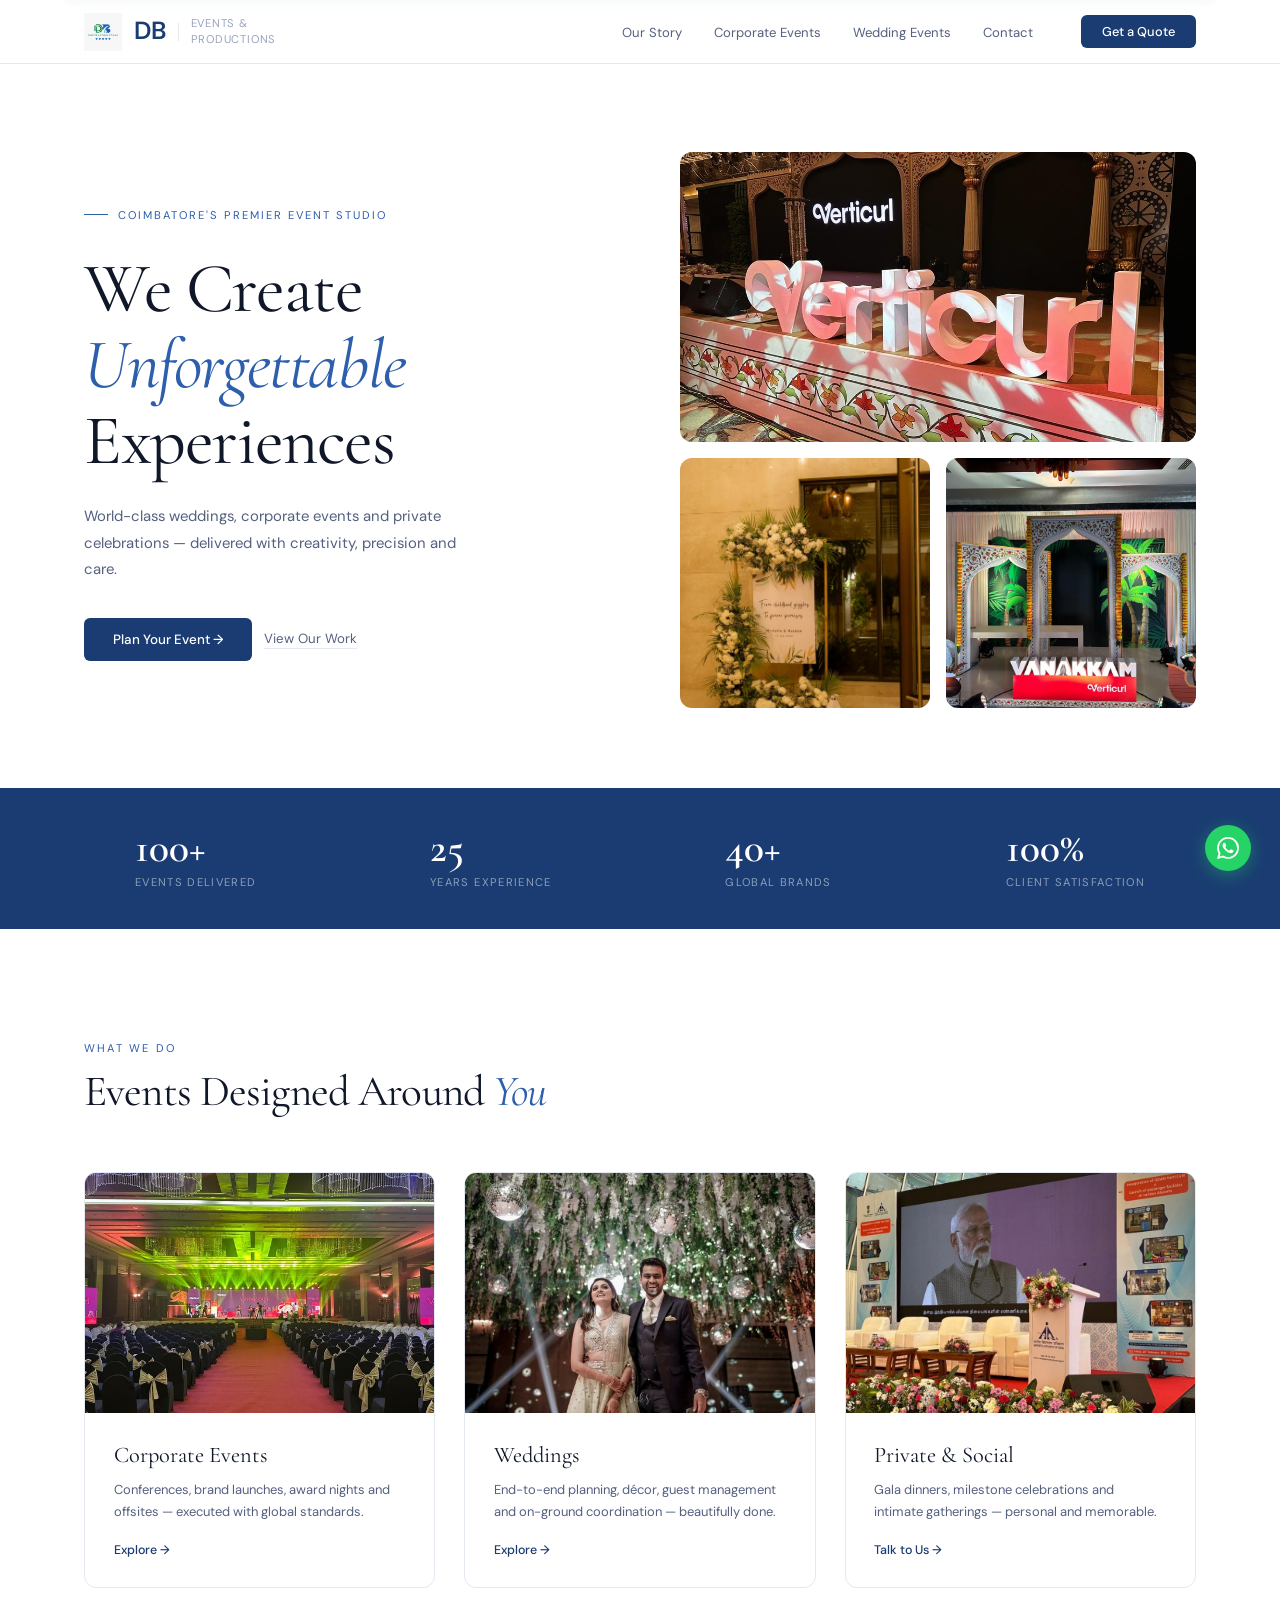
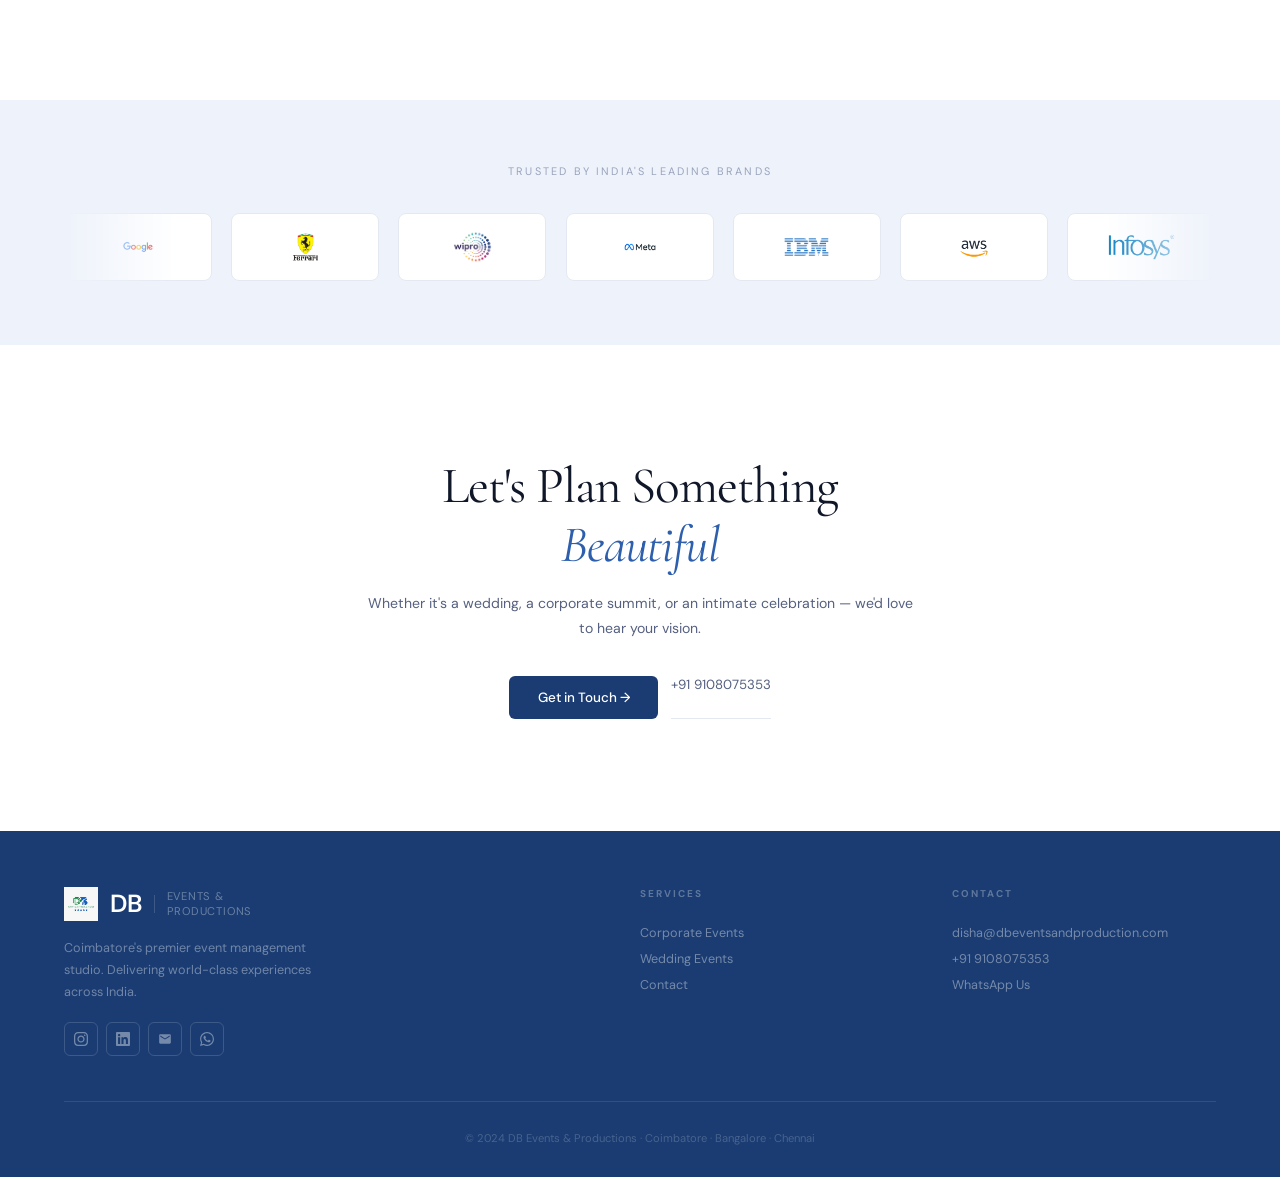
<file: index.html>
<!DOCTYPE html>
<html lang="en">
<head>
<meta charset="UTF-8"/>
<meta name="viewport" content="width=device-width,initial-scale=1.0"/>
<title>DB Events & Productions — Coimbatore</title>
<link rel="preconnect" href="https://fonts.googleapis.com"/>
<link href="https://fonts.googleapis.com/css2?family=DM+Sans:opsz,wght@9..40,300;9..40,400;9..40,500;9..40,600&family=Cormorant+Garamond:ital,wght@0,400;0,600;1,400&display=swap" rel="stylesheet"/>
<style>
*, *::before, *::after { margin: 0; padding: 0; box-sizing: border-box; }
html { scroll-behavior: smooth; }
body {
  background: #fff;
  color: #0f1729;
  font-family: 'DM Sans', sans-serif;
  overflow-x: hidden;
}
a { text-decoration: none; color: inherit; }
img { display: block; max-width: 100%; }

:root {
  --blue:      #1a3c72;
  --blue-mid:  #2d5fad;
  --blue-pale: #eef3fb;
  --ink:       #0f1729;
  --mid:       #556080;
  --light:     #9aa3bc;
  --rule:      #e4e8f0;
}

/* ── NAV ── */
.nav {
  position: fixed; top: 0; left: 0; right: 0; z-index: 100;
  background: rgba(255,255,255,0.97);
  backdrop-filter: blur(14px);
  border-bottom: 1px solid var(--rule);
  height: 64px; display: flex; align-items: center;
}
.nav-inner {
  width: 100%; max-width: 1240px;
  margin: 0 auto; padding: 0 5%;
  display: flex; align-items: center; gap: 2rem;
}

.logo {
  display: flex; align-items: center; gap: 0.75rem;
  flex-shrink: 0; margin-right: auto;
}
.logo-img { height: 38px; width: auto; object-fit: contain; }
.logo-mark {
  font-family: 'DM Sans', sans-serif;
  font-size: 1.55rem; font-weight: 600;
  color: var(--blue); letter-spacing: -0.03em; line-height: 1;
}
.logo-divider { width: 1px; height: 18px; background: var(--rule); flex-shrink: 0; }
.logo-name {
  font-size: 0.7rem; font-weight: 400;
  letter-spacing: 0.07em; text-transform: uppercase;
  color: var(--light); line-height: 1.35;
}

.nav-links { display: flex; list-style: none; gap: 0; }
.nav-links a { padding: 0 1rem; font-size: 0.82rem; color: var(--mid); transition: color 0.2s; }
.nav-links a:hover { color: var(--ink); }

.nav-cta {
  background: var(--blue); color: #fff;
  padding: 0.5rem 1.3rem; border-radius: 6px;
  font-size: 0.8rem; font-weight: 500;
  transition: background 0.2s; white-space: nowrap;
}
.nav-cta:hover { background: var(--blue-mid); }

.ham {
  display: none; flex-direction: column; gap: 5px;
  background: none; border: 1px solid var(--rule);
  border-radius: 6px; padding: 0.45rem 0.55rem; cursor: pointer;
}
.ham span { display: block; width: 18px; height: 1.5px; background: var(--ink); border-radius: 2px; transition: all 0.3s; }
.ham.open span:nth-child(1) { transform: translateY(6.5px) rotate(45deg); }
.ham.open span:nth-child(2) { opacity: 0; }
.ham.open span:nth-child(3) { transform: translateY(-6.5px) rotate(-45deg); }

.mob-nav {
  position: fixed; top: 64px; left: 0; right: 0;
  background: #fff; border-bottom: 1px solid var(--rule);
  z-index: 99; padding: 1.5rem 5% 2rem;
  transform: translateY(-110%); transition: transform 0.3s ease;
}
.mob-nav.open { transform: translateY(0); }
.mob-nav a { display: block; padding: 0.8rem 0; font-size: 0.9rem; color: var(--mid); border-bottom: 1px solid var(--rule); }
.mob-nav a:last-child { border: none; margin-top: 1rem; background: var(--blue); color: #fff; text-align: center; border-radius: 6px; padding: 0.85rem; }

/* ── HERO ── */
.hero {
  margin-top: 64px;
  display: grid; grid-template-columns: 1fr 1fr;
  max-width: 1240px; margin-left: auto; margin-right: auto;
  padding: 5.5rem 5% 5rem; gap: 5rem; align-items: center;
}
.hero-eyebrow {
  display: inline-flex; align-items: center; gap: 0.6rem;
  font-size: 0.7rem; letter-spacing: 0.18em; text-transform: uppercase;
  color: var(--blue-mid); margin-bottom: 1.8rem;
}
.hero-eyebrow::before { content:''; width: 24px; height: 1px; background: var(--blue-mid); }
.hero-title {
  font-family: 'Cormorant Garamond', serif;
  font-size: clamp(2.8rem, 5.5vw, 5rem);
  font-weight: 400; line-height: 1.08;
  letter-spacing: -0.02em; color: var(--ink); margin-bottom: 1.5rem;
}
.hero-title em { font-style: italic; color: var(--blue-mid); }
.hero-desc { font-size: 0.93rem; color: var(--mid); line-height: 1.8; max-width: 400px; margin-bottom: 2.2rem; }
.hero-btns { display: flex; gap: 0.8rem; align-items: center; flex-wrap: wrap; }
.btn-fill {
  display: inline-flex; align-items: center; gap: 0.4rem;
  background: var(--blue); color: #fff;
  padding: 0.8rem 1.8rem; border-radius: 6px;
  font-size: 0.84rem; font-weight: 500;
  transition: background 0.2s, transform 0.2s;
}
.btn-fill:hover { background: var(--blue-mid); transform: translateY(-1px); }
.btn-bare { font-size: 0.83rem; color: var(--mid); border-bottom: 1px solid var(--rule); padding-bottom: 0.1rem; transition: color 0.2s; }
.btn-bare:hover { color: var(--ink); }

.hero-imgs {
  display: grid; grid-template-columns: 1fr 1fr;
  grid-template-rows: auto auto; gap: 1rem;
}
.hi { border-radius: 12px; overflow: hidden; background: var(--blue-pale); aspect-ratio: 1; }
.hi img { width: 100%; height: 100%; object-fit: cover; transition: transform 0.5s ease; }
.hi:hover img { transform: scale(1.04); }
.hi-a { grid-column: 1 / 3; aspect-ratio: 16/9; }
.hi-b { grid-column: 1; }
.hi-c { grid-column: 2; }

/* ── STATS ── */
.stats-bar { background: var(--blue); padding: 2.5rem 5%; }
.stats-inner {
  max-width: 1240px; margin: 0 auto;
  display: flex; justify-content: space-around;
  align-items: center; flex-wrap: wrap; gap: 2rem;
}
.stat-num {
  font-family: 'Cormorant Garamond', serif;
  font-size: 2.6rem; font-weight: 600; color: #fff; line-height: 1;
}
.stat-lbl { font-size: 0.7rem; letter-spacing: 0.12em; text-transform: uppercase; color: rgba(255,255,255,0.5); margin-top: 0.3rem; }

/* ── SERVICES ── */
.services { padding: 7rem 5%; max-width: 1240px; margin: 0 auto; }
.sec-label { font-size: 0.7rem; letter-spacing: 0.2em; text-transform: uppercase; color: var(--blue-mid); margin-bottom: 0.75rem; }
.sec-title {
  font-family: 'Cormorant Garamond', serif;
  font-size: clamp(1.8rem, 3.5vw, 2.7rem);
  font-weight: 400; letter-spacing: -0.02em;
  color: var(--ink); margin-bottom: 3.5rem; line-height: 1.15;
}
.sec-title em { font-style: italic; color: var(--blue-mid); }

.svc-grid { display: grid; grid-template-columns: repeat(3, 1fr); gap: 1.8rem; }

.svc-card {
  border-radius: 12px; overflow: hidden;
  transition: transform 0.3s ease, box-shadow 0.3s ease;
  border: 1px solid var(--rule);
  display: flex; flex-direction: column; height: 100%;
}
.svc-card:hover { 
  transform: translateY(-8px);
  box-shadow: 0 12px 40px rgba(26,60,114,0.12);
  border-color: #c4d3ee;
}

.svc-img-wrapper {
  position: relative;
  height: 240px;
  overflow: hidden;
  background: var(--blue-pale);
}
.svc-img-wrapper img {
  width: 100%;
  height: 100%;
  object-fit: cover;
  transition: transform 0.5s ease;
}
.svc-card:hover .svc-img-wrapper img { transform: scale(1.08); }

.svc-num {
  position: absolute;
  top: 1.2rem;
  right: 1.2rem;
  background: rgba(255,255,255,0.95);
  width: 48px;
  height: 48px;
  border-radius: 50%;
  display: flex;
  align-items: center;
  justify-content: center;
  font-family: 'Cormorant Garamond', serif;
  font-size: 1.6rem;
  font-weight: 600;
  color: var(--blue);
  box-shadow: 0 4px 16px rgba(26,60,114,0.15);
  transition: transform 0.3s ease, background 0.3s ease;
}
.svc-card:hover .svc-num {
  transform: scale(1.1);
  background: var(--blue);
  color: #fff;
}

.svc-body {
  padding: 1.8rem;
  flex-grow: 1;
  display: flex;
  flex-direction: column;
}

.svc-body h3 {
  font-family: 'Cormorant Garamond', serif;
  font-size: 1.4rem;
  font-weight: 400;
  color: var(--ink);
  margin-bottom: 0.6rem;
  line-height: 1.2;
}

.svc-body p {
  font-size: 0.81rem;
  color: var(--mid);
  line-height: 1.7;
  margin-bottom: 1.2rem;
  flex-grow: 1;
}

.svc-link {
  display: inline-flex;
  align-items: center;
  gap: 0.4rem;
  font-size: 0.78rem;
  font-weight: 500;
  color: var(--blue);
  transition: gap 0.2s ease;
  align-self: flex-start;
}
.svc-link:hover { gap: 0.7rem; }

/* ── CLIENTS ── */
.clients { background: var(--blue-pale); padding: 4rem 5%; }
.clients-inner { max-width: 1240px; margin: 0 auto; }
.clients-lbl { font-size: 0.68rem; letter-spacing: 0.2em; text-transform: uppercase; color: var(--light); text-align: center; margin-bottom: 2.2rem; }
.logo-scroll {
  overflow: hidden;
  -webkit-mask-image: linear-gradient(to right, transparent, black 10%, black 90%, transparent);
  mask-image: linear-gradient(to right, transparent, black 10%, black 90%, transparent);
}
.logo-track {
  display: flex; gap: 1.2rem; width: max-content;
  animation: scrollLeft 38s linear infinite;
}
.logo-track:hover { animation-play-state: paused; }
.logo-box {
  flex: 0 0 auto; width: 148px; height: 68px;
  background: #fff; border: 1px solid var(--rule);
  border-radius: 8px; display: flex;
  align-items: center; justify-content: center; padding: 0.9rem 1.2rem;
}
.logo-box img { max-width: 100%; max-height: 38px; object-fit: contain; }
@keyframes scrollLeft { 0%{transform:translateX(0)} 100%{transform:translateX(-50%)} }

/* ── CTA ── */
.cta { padding: 7rem 5%; text-align: center; }
.cta-inner { max-width: 560px; margin: 0 auto; }
.cta h2 {
  font-family: 'Cormorant Garamond', serif;
  font-size: clamp(2rem, 4vw, 3.2rem);
  font-weight: 400; letter-spacing: -0.02em;
  color: var(--ink); margin-bottom: 1rem; line-height: 1.15;
}
.cta h2 em { font-style: italic; color: var(--blue-mid); }
.cta p { font-size: 0.88rem; color: var(--mid); line-height: 1.8; margin-bottom: 2.2rem; }
.cta-btns { display: flex; justify-content: center; gap: 0.8rem; flex-wrap: wrap; }

/* ── FOOTER ── */
footer { background: var(--blue); padding: 3.5rem 5% 2rem; }
.foot-inner {
  max-width: 1240px; margin: 0 auto;
  display: grid; grid-template-columns: 2fr 1fr 1fr;
  gap: 3rem; margin-bottom: 2.8rem;
}
.foot-logo { display: flex; align-items: center; gap: 0.75rem; margin-bottom: 1rem; }
.foot-logo .logo-mark { color: #fff; }
.foot-logo .logo-divider { background: rgba(255,255,255,0.15); }
.foot-logo .logo-name { color: rgba(255,255,255,0.35); }
.foot-brand p { font-size: 0.79rem; color: rgba(255,255,255,0.38); line-height: 1.75; max-width: 260px; }
.foot-socials { display: flex; gap: 0.5rem; margin-top: 1.2rem; }
.soc {
  width: 34px; height: 34px; border-radius: 6px;
  border: 1px solid rgba(255,255,255,0.15);
  display: flex; align-items: center; justify-content: center;
  color: rgba(255,255,255,0.4); transition: all 0.2s;
}
.soc svg { width: 14px; height: 14px; fill: currentColor; }
.soc:hover { border-color: rgba(255,255,255,0.4); color: #fff; }
.foot-col h6 { font-size: 0.62rem; letter-spacing: 0.2em; text-transform: uppercase; color: rgba(255,255,255,0.3); margin-bottom: 1.2rem; }
.foot-col a { display: block; font-size: 0.79rem; color: rgba(255,255,255,0.4); padding: 0.28rem 0; transition: color 0.2s; }
.foot-col a:hover { color: #fff; }
.foot-bottom { border-top: 1px solid rgba(255,255,255,0.1); padding-top: 1.8rem; text-align: center; font-size: 0.7rem; color: rgba(255,255,255,0.2); max-width: 1240px; margin: 0 auto; }

.wa-float {
  position: fixed; bottom: 1.8rem; right: 1.8rem; z-index: 200;
  width: 46px; height: 46px; border-radius: 50%;
  background: #25D366; display: flex; align-items: center; justify-content: center;
  box-shadow: 0 4px 18px rgba(37,211,102,0.4); transition: transform 0.3s;
}
.wa-float:hover { transform: scale(1.1); }
.wa-float svg { width: 22px; height: 22px; fill: #fff; }

/* ── RESPONSIVE ── */
@media (max-width: 1024px) {
  .svc-grid { grid-template-columns: repeat(2, 1fr); gap: 1.5rem; }
}

@media (max-width: 900px) {
  .nav-links, .nav-cta { display: none; }
  .ham { display: flex; }
  .hero { grid-template-columns: 1fr; padding-top: 3rem; gap: 3rem; }
  .hero-imgs { grid-template-columns: 1fr; }
  .hi-a { grid-column: 1; aspect-ratio: 4/3; }
  .hi-b, .hi-c { aspect-ratio: 1; }
  .svc-grid { grid-template-columns: repeat(2, 1fr); gap: 1.2rem; }
  .foot-inner { grid-template-columns: 1fr; gap: 2rem; }
}

@media (max-width: 680px) {
  .svc-grid { grid-template-columns: 1fr; gap: 1.2rem; }
  .svc-img-wrapper { height: 220px; }
  .svc-card { border-radius: 8px; }
}

@media (max-width: 560px) {
  .hero-imgs { grid-template-columns: 1fr; }
  .hi-a { grid-column: 1; aspect-ratio: 4/3; }
  .hi-b, .hi-c { aspect-ratio: 1; margin-bottom: 0.5rem; }
  .svc-grid { grid-template-columns: 1fr; gap: 1rem; }
  .svc-img-wrapper { height: 200px; }
  .svc-body { padding: 1.2rem; }
  .svc-body h3 { font-size: 1.2rem; }
  .svc-body p { font-size: 0.78rem; }
  .services { padding: 4rem 5%; }
  .sec-title { margin-bottom: 2rem; font-size: clamp(1.5rem, 3vw, 2rem); }
  .hero-title { font-size: clamp(2rem, 5vw, 3.5rem); }
  .hero { padding: 3rem 5% 3rem; gap: 2rem; }
  .hero-desc { font-size: 0.88rem; }
  .cta { padding: 4rem 5%; }
  .cta h2 { font-size: clamp(1.6rem, 3vw, 2.4rem); }
  .stats-bar { padding: 2rem 5%; }
  .stat-num { font-size: 2rem; }
  .svc-link { font-size: 0.75rem; }
  .logo-box { width: 120px; height: 56px; padding: 0.6rem; }
}
</style>
</head>
<body>

<nav class="nav">
  <div class="nav-inner">
    <a href="index.html" class="logo">
      <img src="logo.jpg" alt="DB Events & Productions" class="logo-img"
           onerror="this.style.display='none'"/>
      <span class="logo-mark">DB</span>
      <span class="logo-divider"></span>
      <span class="logo-name">Events &amp;<br/>Productions</span>
    </a>
    <ul class="nav-links">
      <li><a href="about.html">Our Story</a></li>
      <li><a href="corporate.html">Corporate Events</a></li>
      <li><a href="wedding.html">Wedding Events</a></li>
      <li><a href="contact.html">Contact</a></li>
    </ul>
    <a href="contact.html" class="nav-cta">Get a Quote</a>
    <button class="ham" id="ham"><span></span><span></span><span></span></button>
  </div>
</nav>

<div class="mob-nav" id="mobNav">
  <a href="about.html">Our Story</a>
  <a href="corporate.html">Corporate Events</a>
  <a href="wedding.html">Wedding Events</a>
  <a href="contact.html">Contact</a>
</div>

<!-- HERO -->
<section class="hero">
  <div class="hero-left">
    <p class="hero-eyebrow">Coimbatore's Premier Event Studio</p>
    <h1 class="hero-title">We Create<br/><em>Unforgettable</em><br/>Experiences</h1>
    <p class="hero-desc">World-class weddings, corporate events and private celebrations — delivered with creativity, precision and care.</p>
    <div class="hero-btns">
      <a href="contact.html" class="btn-fill">Plan Your Event →</a>
      <a href="portfolio.html" class="btn-bare">View Our Work</a>
    </div>
  </div>
  <div class="hero-imgs">
    <div class="hi hi-a"><img src="cor2.jpg" onerror="this.parentElement.style.background='#c8d8f0'" alt="Corporate Event"/></div>
    <div class="hi hi-b"><img src="cor11.jpg" onerror="this.parentElement.style.background='#b8ccee'" alt="Wedding"/></div>
    <div class="hi hi-c"><img src="cor1.jpg" onerror="this.parentElement.style.background='#a8c0ec'" alt="Private Event"/></div>
  </div>
</section>

<!-- STATS -->
<div class="stats-bar">
  <div class="stats-inner">
    <div><div class="stat-num">100+</div><div class="stat-lbl">Events Delivered</div></div>
    <div><div class="stat-num">25</div><div class="stat-lbl">Years Experience</div></div>
    <div><div class="stat-num">40+</div><div class="stat-lbl">Global Brands</div></div>
    <div><div class="stat-num">100%</div><div class="stat-lbl">Client Satisfaction</div></div>
  </div>
</div>

<!-- SERVICES -->
<section class="services">
  <p class="sec-label">What We Do</p>
  <h2 class="sec-title">Events Designed Around <em>You</em></h2>
  <div class="svc-grid">
    <div class="svc-card">
      <div class="svc-img-wrapper">
        <img src="por20.jpg" onerror="this.parentElement.style.background='#d0ddf0'" alt="Corporate Events"/>
      </div>
      <div class="svc-body">
        <h3>Corporate Events</h3>
        <p>Conferences, brand launches, award nights and offsites — executed with global standards.</p>
        <a href="corporate.html" class="svc-link">Explore →</a>
      </div>
    </div>
    <div class="svc-card">
      <div class="svc-img-wrapper">
        <img src="wedd1.jpg" onerror="this.parentElement.style.background='#c8d8ef'" alt="Weddings"/>
      </div>
      <div class="svc-body">
        <h3>Weddings</h3>
        <p>End-to-end planning, décor, guest management and on-ground coordination — beautifully done.</p>
        <a href="weddings.html" class="svc-link">Explore →</a>
      </div>
    </div>
    <div class="svc-card">
      <div class="svc-img-wrapper">
        <img src="por18.jpg" onerror="this.parentElement.style.background='#bed0ec'" alt="Private Events"/>
      </div>
      <div class="svc-body">
        <h3>Private &amp; Social</h3>
        <p>Gala dinners, milestone celebrations and intimate gatherings — personal and memorable.</p>
        <a href="contact.html" class="svc-link">Talk to Us →</a>
      </div>
    </div>
  </div>
</section>

<!-- CLIENTS -->
<div class="clients">
  <div class="clients-inner">
    <p class="clients-lbl">Trusted by India's leading brands</p>
    <div class="logo-scroll">
      <div class="logo-track">
        <div class="logo-box"><img src="logos/google.png" alt="Google"/></div>
        <div class="logo-box"><img src="logos/ferrari.png" alt="Ferrari"/></div>
        <div class="logo-box"><img src="logos/wipro.png" alt="Wipro"/></div>
        <div class="logo-box"><img src="logos/meta.png" alt="Meta"/></div>
        <div class="logo-box"><img src="logos/ibm.png" alt="IBM"/></div>
        <div class="logo-box"><img src="logos/aws.png" alt="AWS"/></div>
        <div class="logo-box"><img src="logos/infosys.png" alt="Infosys"/></div>
        <div class="logo-box"><img src="logos/accenture.png" alt="Accenture"/></div>
        <div class="logo-box"><img src="logos/lt.png" alt="L&T"/></div>
        <div class="logo-box"><img src="logos/logitech.png" alt="Logitech"/></div>
        <div class="logo-box"><img src="logos/google.png" alt="Google"/></div>
        <div class="logo-box"><img src="logos/ferrari.png" alt="Ferrari"/></div>
        <div class="logo-box"><img src="logos/wipro.png" alt="Wipro"/></div>
        <div class="logo-box"><img src="logos/meta.png" alt="Meta"/></div>
        <div class="logo-box"><img src="logos/ibm.png" alt="IBM"/></div>
        <div class="logo-box"><img src="logos/aws.png" alt="AWS"/></div>
        <div class="logo-box"><img src="logos/infosys.png" alt="Infosys"/></div>
        <div class="logo-box"><img src="logos/accenture.png" alt="Accenture"/></div>
        <div class="logo-box"><img src="logos/lt.png" alt="L&T"/></div>
        <div class="logo-box"><img src="logos/logitech.png" alt="Logitech"/></div>
      </div>
    </div>
  </div>
</div>

<!-- CTA -->
<section class="cta">
  <div class="cta-inner">
    <h2>Let's Plan Something <em>Beautiful</em></h2>
    <p>Whether it's a wedding, a corporate summit, or an intimate celebration — we'd love to hear your vision.</p>
    <div class="cta-btns">
      <a href="contact.html" class="btn-fill">Get in Touch →</a>
      <a href="tel:+919108075353" class="btn-bare">+91 9108075353</a>
    </div>
  </div>
</section>

<!-- FOOTER -->
<footer>
  <div class="foot-inner">
    <div class="foot-brand">
      <div class="foot-logo">
        <img src="logo.jpg" alt="DB Events" class="logo-img" style="height:34px"
             onerror="this.style.display='none'"/>
        <span class="logo-mark">DB</span>
        <span class="logo-divider" style="background:rgba(255,255,255,0.15)"></span>
        <span class="logo-name">Events &amp;<br/>Productions</span>
      </div>
      <p>Coimbatore's premier event management studio. Delivering world-class experiences across India.</p>
      <div class="foot-socials">
        <a href="https://www.instagram.com/dbeventsandproductions/" target="_blank" class="soc">
          <svg viewBox="0 0 24 24"><path d="M12 2.163c3.204 0 3.584.012 4.85.07 3.252.148 4.771 1.691 4.919 4.919.058 1.265.069 1.645.069 4.849 0 3.205-.012 3.584-.069 4.849-.149 3.225-1.664 4.771-4.919 4.919-1.266.058-1.644.07-4.85.07-3.204 0-3.584-.012-4.849-.07-3.26-.149-4.771-1.699-4.919-4.92-.058-1.265-.07-1.644-.07-4.849 0-3.204.013-3.583.07-4.849.149-3.227 1.664-4.771 4.919-4.919 1.266-.057 1.645-.069 4.849-.069zm0-2.163c-3.259 0-3.667.014-4.947.072-4.358.2-6.78 2.618-6.98 6.98-.059 1.281-.073 1.689-.073 4.948 0 3.259.014 3.668.072 4.948.2 4.358 2.618 6.78 6.98 6.98 1.281.058 1.689.072 4.948.072 3.259 0 3.668-.014 4.948-.072 4.354-.2 6.782-2.618 6.979-6.98.059-1.28.073-1.689.073-4.948 0-3.259-.014-3.667-.072-4.947-.196-4.354-2.617-6.78-6.979-6.98-1.281-.059-1.69-.073-4.949-.073zm0 5.838c-3.403 0-6.162 2.759-6.162 6.162s2.759 6.163 6.162 6.163 6.162-2.759 6.162-6.163c0-3.403-2.759-6.162-6.162-6.162zm0 10.162c-2.209 0-4-1.79-4-4 0-2.209 1.791-4 4-4s4 1.791 4 4c0 2.21-1.791 4-4 4zm6.406-11.845c-.796 0-1.441.645-1.441 1.44s.645 1.44 1.441 1.44c.795 0 1.439-.645 1.439-1.44s-.644-1.44-1.439-1.44z"/></svg>
        </a>
        <a href="https://www.linkedin.com/company/db-eventsandproductions/" target="_blank" class="soc">
          <svg viewBox="0 0 24 24"><path d="M20.447 20.452h-3.554v-5.569c0-1.328-.027-3.037-1.852-3.037-1.853 0-2.136 1.445-2.136 2.939v5.667H9.351V9h3.414v1.561h.046c.477-.9 1.637-1.85 3.37-1.85 3.601 0 4.267 2.37 4.267 5.455v6.286zM5.337 7.433c-1.144 0-2.063-.926-2.063-2.065 0-1.138.92-2.063 2.063-2.063 1.14 0 2.064.925 2.064 2.063 0 1.139-.925 2.065-2.064 2.065zm1.782 13.019H3.555V9h3.564v11.452zM22.225 0H1.771C.792 0 0 .774 0 1.729v20.542C0 23.227.792 24 1.771 24h20.451C23.2 24 24 23.227 24 22.271V1.729C24 .774 23.2 0 22.222 0h.003z"/></svg>
        </a>
        <a href="mailto:disha@dbeventsandproduction.com" class="soc">
          <svg viewBox="0 0 24 24"><path d="M20 4H4c-1.1 0-2 .9-2 2v12c0 1.1.9 2 2 2h16c1.1 0 2-.9 2-2V6c0-1.1-.9-2-2-2zm0 4l-8 5-8-5V6l8 5 8-5v2z"/></svg>
        </a>
        <a href="https://wa.me/919108075353" target="_blank" class="soc">
          <svg viewBox="0 0 24 24"><path d="M17.472 14.382c-.297-.149-1.758-.867-2.03-.967-.273-.099-.471-.148-.67.15-.197.297-.767.966-.94 1.164-.173.199-.347.223-.644.075-.297-.15-1.255-.463-2.39-1.475-.883-.788-1.48-1.761-1.653-2.059-.173-.297-.018-.458.13-.606.134-.133.298-.347.446-.52.149-.174.198-.298.298-.497.099-.198.05-.371-.025-.52-.075-.149-.669-1.612-.916-2.207-.242-.579-.487-.5-.669-.51-.173-.008-.371-.01-.57-.01-.198 0-.52.074-.792.372-.272.297-1.04 1.016-1.04 2.479 0 1.462 1.065 2.875 1.213 3.074.149.198 2.096 3.2 5.077 4.487.709.306 1.262.489 1.694.625.712.227 1.36.195 1.871.118.571-.085 1.758-.719 2.006-1.413.248-.694.248-1.289.173-1.413-.074-.124-.272-.198-.57-.347m-5.421 7.403h-.004a9.87 9.87 0 01-5.031-1.378l-.361-.214-3.741.982.998-3.648-.235-.374a9.86 9.86 0 01-1.51-5.26c.001-5.45 4.436-9.884 9.888-9.884 2.64 0 5.122 1.03 6.988 2.898a9.825 9.825 0 012.893 6.994c-.003 5.45-4.437 9.884-9.885 9.884m8.413-18.297A11.815 11.815 0 0012.05 0C5.495 0 .16 5.335.157 11.892c0 2.096.547 4.142 1.588 5.945L.057 24l6.305-1.654a11.882 11.882 0 005.683 1.448h.005c6.554 0 11.89-5.335 11.893-11.893a11.821 11.821 0 00-3.48-8.413z"/></svg>
        </a>
      </div>
    </div>
    <div class="foot-col">
      <h6>Services</h6>
      <a href="corporate.html">Corporate Events</a>
      <a href="wedding.html">Wedding Events</a>
      <a href="contact.html">Contact</a>
    </div>
    <div class="foot-col">
      <h6>Contact</h6>
      <a href="mailto:disha@dbeventsandproduction.com">disha@dbeventsandproduction.com</a>
      <a href="tel:+919108075353">+91 9108075353</a>
      <a href="https://wa.me/919108075353" target="_blank">WhatsApp Us</a>
    </div>
  </div>
  <div class="foot-bottom">© 2024 DB Events &amp; Productions · Coimbatore · Bangalore · Chennai</div>
</footer>

<a href="https://wa.me/919108075353" class="wa-float" target="_blank">
  <svg viewBox="0 0 24 24"><path d="M17.472 14.382c-.297-.149-1.758-.867-2.03-.967-.273-.099-.471-.148-.67.15-.197.297-.767.966-.94 1.164-.173.199-.347.223-.644.075-.297-.15-1.255-.463-2.39-1.475-.883-.788-1.48-1.761-1.653-2.059-.173-.297-.018-.458.13-.606.134-.133.298-.347.446-.52.149-.174.198-.298.298-.497.099-.198.05-.371-.025-.52-.075-.149-.669-1.612-.916-2.207-.242-.579-.487-.5-.669-.51-.173-.008-.371-.01-.57-.01-.198 0-.52.074-.792.372-.272.297-1.04 1.016-1.04 2.479 0 1.462 1.065 2.875 1.213 3.074.149.198 2.096 3.2 5.077 4.487.709.306 1.262.489 1.694.625.712.227 1.36.195 1.871.118.571-.085 1.758-.719 2.006-1.413.248-.694.248-1.289.173-1.413-.074-.124-.272-.198-.57-.347m-5.421 7.403h-.004a9.87 9.87 0 01-5.031-1.378l-.361-.214-3.741.982.998-3.648-.235-.374a9.86 9.86 0 01-1.51-5.26c.001-5.45 4.436-9.884 9.888-9.884 2.64 0 5.122 1.03 6.988 2.898a9.825 9.825 0 012.893 6.994c-.003 5.45-4.437 9.884-9.885 9.884m8.413-18.297A11.815 11.815 0 0012.05 0C5.495 0 .16 5.335.157 11.892c0 2.096.547 4.142 1.588 5.945L.057 24l6.305-1.654a11.882 11.882 0 005.683 1.448h.005c6.554 0 11.89-5.335 11.893-11.893a11.821 11.821 0 00-3.48-8.413z"/></svg>
</a>

<script>
const ham = document.getElementById('ham');
const mob = document.getElementById('mobNav');
let open = false;
ham.addEventListener('click', () => {
  open = !open;
  ham.classList.toggle('open', open);
  mob.classList.toggle('open', open);
});
mob.querySelectorAll('a').forEach(a => a.addEventListener('click', () => {
  open = false; ham.classList.remove('open'); mob.classList.remove('open');
}));
</script>
</body>
</html>
</file>
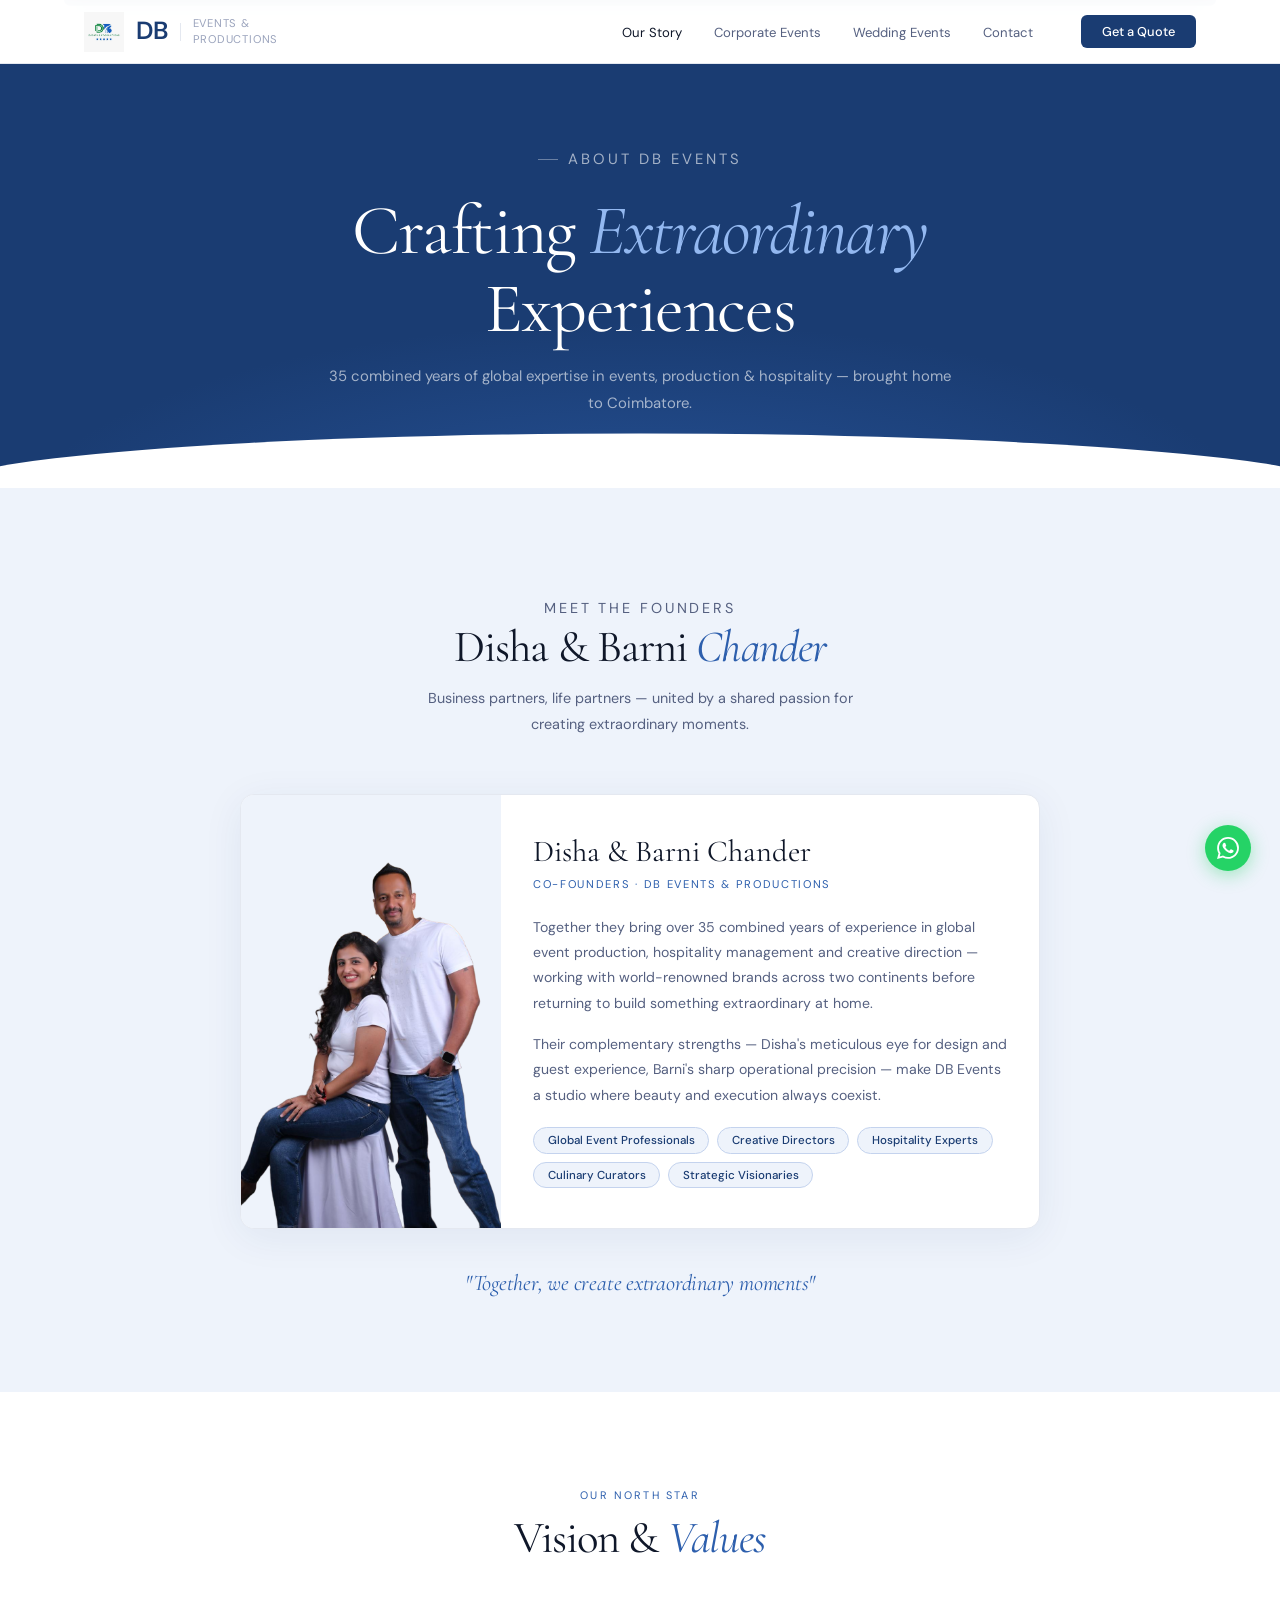
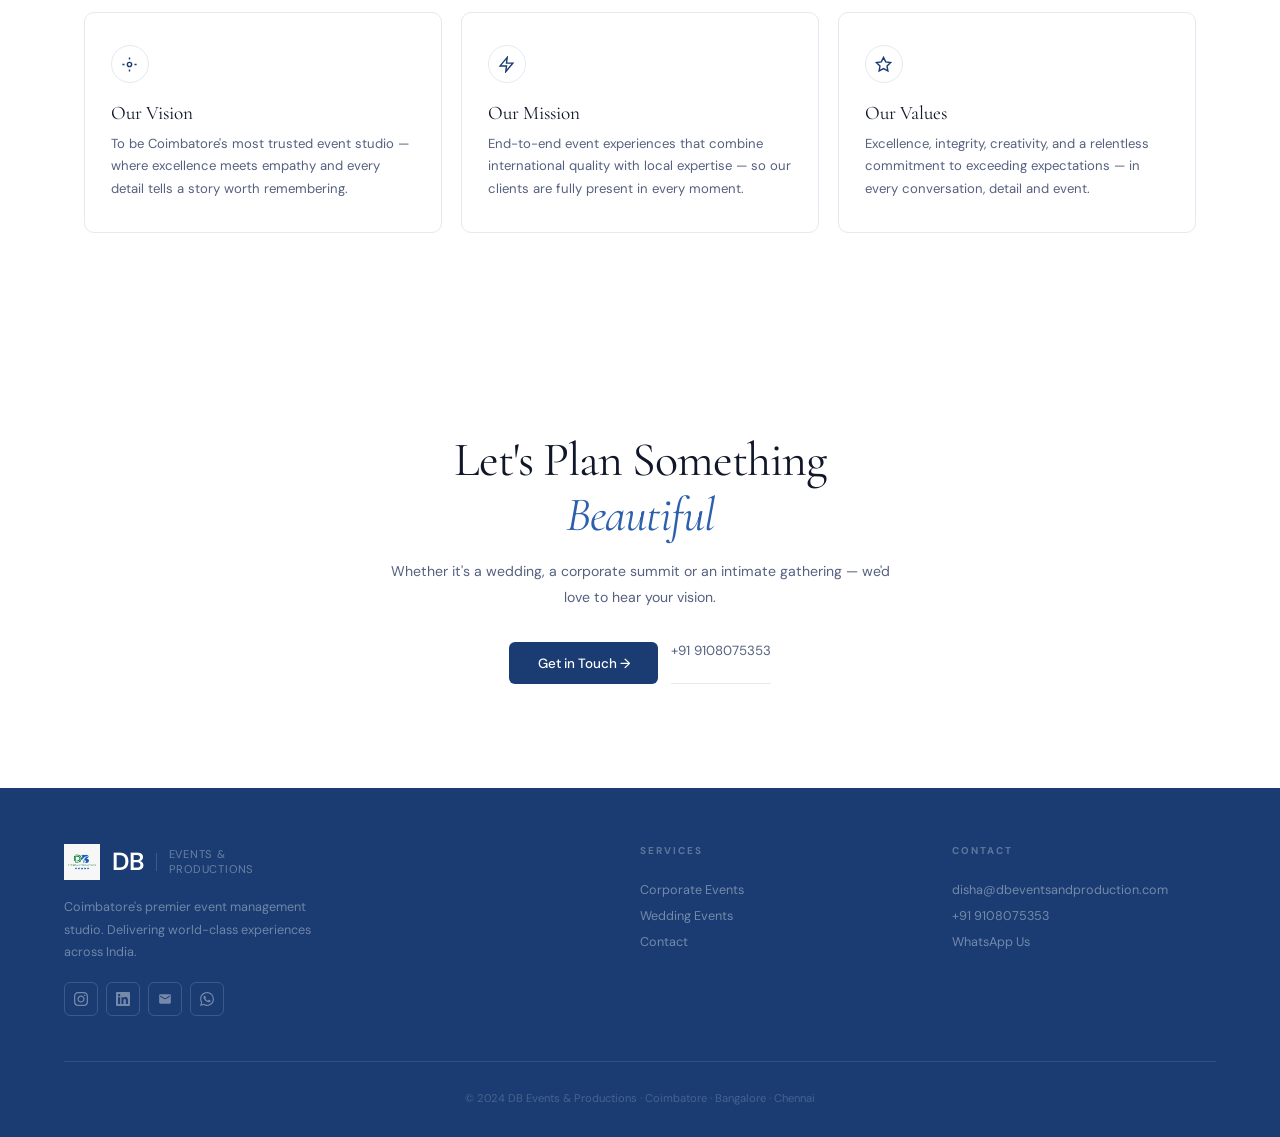
<file: about.html>
<!DOCTYPE html>
<html lang="en">
<head>
<meta charset="UTF-8"/>
<meta name="viewport" content="width=device-width,initial-scale=1.0"/>
<title>About — DB Events & Productions · Coimbatore</title>
<meta name="description" content="Meet the founders of DB Events & Productions — 35 years of combined experience bringing world-class events to Coimbatore."/>
<link rel="preconnect" href="https://fonts.googleapis.com"/>
<link href="https://fonts.googleapis.com/css2?family=DM+Sans:opsz,wght@9..40,300;9..40,400;9..40,500;9..40,600&family=Cormorant+Garamond:ital,wght@0,400;0,600;1,400&display=swap" rel="stylesheet"/>
<style>
*, *::before, *::after { margin: 0; padding: 0; box-sizing: border-box; }
html { scroll-behavior: smooth; }
body {
  background: #fff;
  color: #0f1729;
  font-family: 'DM Sans', sans-serif;
  overflow-x: hidden;
}
a { text-decoration: none; color: inherit; }
img { display: block; max-width: 100%; }

:root {
  --blue:      #1a3c72;
  --blue-mid:  #2d5fad;
  --blue-pale: #eef3fb;
  --ink:       #0f1729;
  --mid:       #556080;
  --light:     #9aa3bc;
  --rule:      #e4e8f0;
}

/* ── NAV ── */
.nav {
  position: fixed; top: 0; left: 0; right: 0; z-index: 100;
  background: rgba(255,255,255,0.97);
  backdrop-filter: blur(14px);
  border-bottom: 1px solid var(--rule);
  height: 64px; display: flex; align-items: center;
}
.nav-inner {
  width: 100%; max-width: 1240px;
  margin: 0 auto; padding: 0 5%;
  display: flex; align-items: center; gap: 2rem;
}
.logo {
  display: flex; align-items: center; gap: 0.75rem;
  flex-shrink: 0; margin-right: auto;
}
.logo-img { height: 40px; width: auto; object-fit: contain; }
.logo-mark {
  font-family: 'DM Sans', sans-serif;
  font-size: 1.55rem; font-weight: 600;
  color: var(--blue); letter-spacing: -0.03em; line-height: 1;
}
.logo-divider { width: 1px; height: 18px; background: var(--rule); flex-shrink: 0; }
.logo-name {
  font-size: 0.7rem; font-weight: 400;
  letter-spacing: 0.07em; text-transform: uppercase;
  color: var(--light); line-height: 1.35;
}
.nav-links { display: flex; list-style: none; gap: 0; }
.nav-links a { padding: 0 1rem; font-size: 0.82rem; color: var(--mid); transition: color 0.2s; }
.nav-links a:hover, .nav-links a.active { color: var(--ink); }
.nav-cta {
  background: var(--blue); color: #fff;
  padding: 0.5rem 1.3rem; border-radius: 6px;
  font-size: 0.8rem; font-weight: 500;
  transition: background 0.2s; white-space: nowrap;
}
.nav-cta:hover { background: var(--blue-mid); }
.ham {
  display: none; flex-direction: column; gap: 5px;
  background: none; border: 1px solid var(--rule);
  border-radius: 6px; padding: 0.45rem 0.55rem; cursor: pointer;
}
.ham span { display: block; width: 18px; height: 1.5px; background: var(--ink); border-radius: 2px; transition: all 0.3s; }
.ham.open span:nth-child(1) { transform: translateY(6.5px) rotate(45deg); }
.ham.open span:nth-child(2) { opacity: 0; }
.ham.open span:nth-child(3) { transform: translateY(-6.5px) rotate(-45deg); }
.mob-nav {
  position: fixed; top: 64px; left: 0; right: 0;
  background: #fff; border-bottom: 1px solid var(--rule);
  z-index: 99; padding: 1.5rem 5% 2rem;
  transform: translateY(-110%); transition: transform 0.3s ease;
}
.mob-nav.open { transform: translateY(0); }
.mob-nav a { display: block; padding: 0.8rem 0; font-size: 0.9rem; color: var(--mid); border-bottom: 1px solid var(--rule); }
.mob-nav a:last-child { border: none; margin-top: 1rem; background: var(--blue); color: #fff; text-align: center; border-radius: 6px; padding: 0.85rem; }

/* ── PAGE HERO ── */
.page-hero {
  margin-top: 64px;
  background: var(--blue);
  padding: 5rem 5% 4.5rem;
  text-align: center;
  position: relative;
  overflow: hidden;
}
.page-hero::before {
  content: '';
  position: absolute; inset: 0;
  background: radial-gradient(ellipse 70% 70% at 50% 110%, rgba(45,95,173,0.6) 0%, transparent 70%);
}
.page-hero-content { position: relative; z-index: 2; max-width: 640px; margin: 0 auto; }
.eyebrow {
  display: inline-flex; align-items: center; gap: 0.6rem;
  font-size: 0.68rem; letter-spacing: 0.2em; text-transform: uppercase;
  color: rgba(255,255,255,0.55); margin-bottom: 1.2rem;
}
.eyebrow::before { content:''; width: 20px; height: 1px; background: rgba(255,255,255,0.35); }
.page-hero h1 {
  font-family: 'Cormorant Garamond', serif;
  font-size: clamp(2.6rem, 5.5vw, 4.4rem);
  font-weight: 400; color: #fff; line-height: 1.1;
  letter-spacing: -0.02em; margin-bottom: 1rem;
}
.page-hero h1 em { font-style: italic; color: #93b8f0; }
.page-hero p { font-size: 0.93rem; color: rgba(255,255,255,0.6); line-height: 1.8; }
.page-hero::after {
  content: '';
  position: absolute; bottom: -1px; left: 0; right: 0;
  height: 56px; background: #fff;
  clip-path: ellipse(55% 100% at 50% 100%);
}

/* ── SHARED ── */
.section { padding: 6rem 5%; max-width: 1240px; margin: 0 auto; }
.sec-label { font-size: 0.68rem; letter-spacing: 0.2em; text-transform: uppercase; color: var(--blue-mid); margin-bottom: 0.65rem; }
.sec-title {
  font-family: 'Cormorant Garamond', serif;
  font-size: clamp(1.9rem, 3.5vw, 2.9rem);
  font-weight: 400; letter-spacing: -0.02em;
  color: var(--ink); line-height: 1.15; margin-bottom: 0.4rem;
}
.sec-title em { font-style: italic; color: var(--blue-mid); }

/* ── OUR STORY ── */
.story { background: #fff; }
.story-grid {
  display: grid; grid-template-columns: 1fr 1fr;
  gap: 5rem; align-items: center;
}
.story-imgs {
  display: grid; grid-template-columns: 5fr 4fr;
  grid-template-rows: 260px 180px; gap: 0.9rem;
  position: relative;
}
.si { border-radius: 10px; overflow: hidden; background: var(--blue-pale); }
.si img { width: 100%; height: 100%; object-fit: cover; transition: transform 0.5s ease; }
.si:hover img { transform: scale(1.04); }
.si-a { grid-column: 1; grid-row: 1 / 3; }
.si-b { grid-column: 2; grid-row: 1; }
.si-c { grid-column: 2; grid-row: 2; }
.story-badge {
  position: absolute; bottom: -1.2rem; left: -1.2rem;
  background: var(--blue); color: #fff;
  border-radius: 12px; padding: 1rem 1.3rem;
  text-align: center; box-shadow: 0 12px 32px rgba(26,60,114,0.25);
  z-index: 5; min-width: 110px;
}
.story-badge strong { display: block; font-family: 'Cormorant Garamond', serif; font-size: 2.2rem; font-weight: 600; line-height: 1; }
.story-badge span { font-size: 0.65rem; opacity: 0.7; letter-spacing: 0.06em; text-transform: uppercase; }
.story-text p { font-size: 0.93rem; color: var(--mid); line-height: 1.85; margin-bottom: 1.2rem; }
.story-pillars {
  display: grid; grid-template-columns: 1fr 1fr;
  gap: 0.8rem; margin: 1.8rem 0 2rem;
}
.pillar {
  border: 1px solid var(--rule); border-radius: 8px;
  padding: 1rem 1.1rem; background: var(--blue-pale);
}
.pillar strong { display: block; font-size: 0.83rem; font-weight: 600; color: var(--ink); margin-bottom: 0.25rem; }
.pillar span { font-size: 0.76rem; color: var(--light); }

/* ── FOUNDERS ── */
.founders { background: var(--blue-pale); padding: 6rem 5%; }
.founders-inner { max-width: 1240px; margin: 0 auto; }
.founders-header { text-align: center; margin-bottom: 3.5rem; }
.founders-header p { font-size: 0.9rem; color: var(--mid); max-width: 460px; margin: 0.75rem auto 0; line-height: 1.8; }
.founders-card {
  max-width: 800px; margin: 0 auto;
  background: #fff; border-radius: 14px;
  border: 1px solid var(--rule);
  display: grid; grid-template-columns: 260px 1fr;
  overflow: hidden;
  box-shadow: 0 8px 40px rgba(26,60,114,0.07);
}
.founders-photo {
  background: var(--blue-pale);
  display: flex; align-items: center; justify-content: center;
  min-height: 320px; overflow: hidden;
}
.founders-photo img { width: 100%; height: 100%; object-fit: cover; }
.founders-photo-placeholder {
  width: 100%; height: 100%; min-height: 320px;
  background: linear-gradient(135deg, var(--blue) 0%, var(--blue-mid) 100%);
  display: flex; flex-direction: column; align-items: center; justify-content: center; gap: 0.5rem;
}
.founders-photo-placeholder span {
  font-family: 'Cormorant Garamond', serif;
  font-size: 3rem; font-weight: 600; color: rgba(255,255,255,0.9);
  letter-spacing: 4px;
}
.founders-photo-placeholder small {
  font-size: 0.7rem; color: rgba(255,255,255,0.55);
  letter-spacing: 0.1em; text-transform: uppercase;
}
.founders-info { padding: 2.5rem 2rem; }
.founders-info h3 {
  font-family: 'Cormorant Garamond', serif;
  font-size: 1.9rem; font-weight: 400; color: var(--ink); line-height: 1.1; margin-bottom: 0.35rem;
}
.founders-info .role { font-size: 0.7rem; letter-spacing: 0.15em; text-transform: uppercase; color: var(--blue-mid); margin-bottom: 1.3rem; }
.founders-info p { font-size: 0.88rem; color: var(--mid); line-height: 1.8; margin-bottom: 1rem; }
.founder-tags { display: flex; flex-wrap: wrap; gap: 0.5rem; margin-top: 1.2rem; }
.tag {
  font-size: 0.72rem; font-weight: 500;
  background: var(--blue-pale); color: var(--blue);
  border: 1px solid #c4d3ee; border-radius: 50px;
  padding: 0.3rem 0.85rem;
}
.founders-quote {
  text-align: center; margin-top: 2.5rem;
  font-family: 'Cormorant Garamond', serif;
  font-size: 1.4rem; font-style: italic;
  color: var(--blue-mid); letter-spacing: -0.01em;
}

/* ── VALUES ── */
.values { background: #fff; }
.values-grid { display: grid; grid-template-columns: repeat(3,1fr); gap: 1.2rem; margin-top: 3rem; }
.val-card {
  border: 1px solid var(--rule); border-radius: 10px;
  padding: 2rem 1.6rem; transition: border-color 0.25s, box-shadow 0.25s, transform 0.25s;
  position: relative; overflow: hidden;
}
.val-card::before {
  content: ''; position: absolute; top: 0; left: 0; right: 0; height: 3px;
  background: var(--blue); transform: scaleX(0); transform-origin: left; transition: transform 0.3s;
}
.val-card:hover { border-color: #c4d3ee; box-shadow: 0 10px 32px rgba(26,60,114,0.07); transform: translateY(-4px); }
.val-card:hover::before { transform: scaleX(1); }
.val-icon { width: 38px; height: 38px; border: 1.5px solid var(--rule); border-radius: 50%; display: flex; align-items: center; justify-content: center; margin-bottom: 1.1rem; }
.val-icon svg { width: 17px; height: 17px; stroke: var(--blue); fill: none; stroke-width: 2; }
.val-card h4 { font-family: 'Cormorant Garamond', serif; font-size: 1.2rem; font-weight: 400; color: var(--ink); margin-bottom: 0.5rem; }
.val-card p { font-size: 0.82rem; color: var(--mid); line-height: 1.7; }

/* ── STATS ── */
.stats-bar { background: var(--blue); padding: 3rem 5%; }
.stats-inner {
  max-width: 1240px; margin: 0 auto;
  display: flex; justify-content: space-around;
  align-items: center; flex-wrap: wrap; gap: 2rem;
}
.stat-num { font-family: 'Cormorant Garamond', serif; font-size: 2.6rem; font-weight: 600; color: #fff; line-height: 1; }
.stat-lbl { font-size: 0.68rem; letter-spacing: 0.12em; text-transform: uppercase; color: rgba(255,255,255,0.45); margin-top: 0.3rem; }

/* ── CTA ── */
.cta { padding: 6.5rem 5%; text-align: center; }
.cta-inner { max-width: 520px; margin: 0 auto; }
.cta h2 {
  font-family: 'Cormorant Garamond', serif;
  font-size: clamp(2rem, 4vw, 3rem);
  font-weight: 400; letter-spacing: -0.02em; line-height: 1.15;
  color: var(--ink); margin-bottom: 1rem;
}
.cta h2 em { font-style: italic; color: var(--blue-mid); }
.cta p { font-size: 0.88rem; color: var(--mid); line-height: 1.8; margin-bottom: 2rem; }
.cta-btns { display: flex; justify-content: center; gap: 0.8rem; flex-wrap: wrap; }
.btn-fill {
  display: inline-flex; align-items: center; gap: 0.4rem;
  background: var(--blue); color: #fff;
  padding: 0.8rem 1.8rem; border-radius: 6px;
  font-size: 0.84rem; font-weight: 500;
  transition: background 0.2s, transform 0.2s;
}
.btn-fill:hover { background: var(--blue-mid); transform: translateY(-1px); }
.btn-bare { font-size: 0.83rem; color: var(--mid); border-bottom: 1px solid var(--rule); padding-bottom: 0.1rem; transition: color 0.2s; }
.btn-bare:hover { color: var(--ink); }

/* ── FOOTER ── */
footer { background: var(--blue); padding: 3.5rem 5% 2rem; }
.foot-inner {
  max-width: 1240px; margin: 0 auto;
  display: grid; grid-template-columns: 2fr 1fr 1fr;
  gap: 3rem; margin-bottom: 2.8rem;
}
.foot-logo { display: flex; align-items: center; gap: 0.75rem; margin-bottom: 1rem; }
.foot-logo .logo-img { height: 36px; }
.foot-logo .logo-mark { color: #fff; }
.foot-logo .logo-divider { background: rgba(255,255,255,0.15); }
.foot-logo .logo-name { color: rgba(255,255,255,0.35); }
.foot-brand p { font-size: 0.79rem; color: rgba(255,255,255,0.38); line-height: 1.75; max-width: 260px; }
.foot-socials { display: flex; gap: 0.5rem; margin-top: 1.2rem; }
.soc {
  width: 34px; height: 34px; border-radius: 6px;
  border: 1px solid rgba(255,255,255,0.15);
  display: flex; align-items: center; justify-content: center;
  color: rgba(255,255,255,0.4); transition: all 0.2s;
}
.soc svg { width: 14px; height: 14px; fill: currentColor; }
.soc:hover { border-color: rgba(255,255,255,0.4); color: #fff; }
.foot-col h6 { font-size: 0.62rem; letter-spacing: 0.2em; text-transform: uppercase; color: rgba(255,255,255,0.3); margin-bottom: 1.2rem; }
.foot-col a { display: block; font-size: 0.79rem; color: rgba(255,255,255,0.4); padding: 0.28rem 0; transition: color 0.2s; }
.foot-col a:hover { color: #fff; }
.foot-bottom { border-top: 1px solid rgba(255,255,255,0.1); padding-top: 1.8rem; text-align: center; font-size: 0.7rem; color: rgba(255,255,255,0.2); max-width: 1240px; margin: 0 auto; }

.wa-float {
  position: fixed; bottom: 1.8rem; right: 1.8rem; z-index: 200;
  width: 46px; height: 46px; border-radius: 50%;
  background: #25D366; display: flex; align-items: center; justify-content: center;
  box-shadow: 0 4px 18px rgba(37,211,102,0.4); transition: transform 0.3s;
}
.wa-float:hover { transform: scale(1.1); }
.wa-float svg { width: 22px; height: 22px; fill: #fff; }

/* ── REVEAL ── */
.reveal { opacity: 0; transform: translateY(24px); transition: opacity 0.65s ease, transform 0.65s ease; }
.reveal.in { opacity: 1; transform: translateY(0); }

/* ── RESPONSIVE ── */
@media (max-width: 900px) {
  .nav-links, .nav-cta { display: none; }
  .ham { display: flex; }
  .story-grid { grid-template-columns: 1fr; gap: 3rem; }
  .story-imgs { grid-template-rows: 220px 160px; }
  .story-badge { left: 0; bottom: -1rem; }
  .founders-card { grid-template-columns: 1fr; }
  .founders-photo { min-height: 260px; }
  .founders-photo-placeholder { min-height: 260px; }
  .values-grid { grid-template-columns: 1fr 1fr; }
  .foot-inner { grid-template-columns: 1fr; gap: 2rem; }
}
@media (max-width: 560px) {
  .story-imgs { grid-template-columns: 1fr 1fr; grid-template-rows: auto; }
  .si-a { grid-column: 1 / 3; grid-row: 1; height: 200px; }
  .si-b { height: 140px; }
  .si-c { height: 140px; }
  .values-grid { grid-template-columns: 1fr; }
  .story-pillars { grid-template-columns: 1fr; }
}
</style>
</head>
<body>

<!-- NAV -->
<nav class="nav">
  <div class="nav-inner">
    <a href="index.html" class="logo">
      <img src="logo.jpg" alt="DB Events" class="logo-img" onerror="this.style.display='none'"/>
      <span class="logo-mark">DB</span>
      <span class="logo-divider"></span>
      <span class="logo-name">Events &amp;<br/>Productions</span>
    </a>
    <ul class="nav-links">
      <li><a href="about.html" class="active">Our Story</a></li>
      <li><a href="corporate.html">Corporate Events</a></li>
      <li><a href="wedding.html">Wedding Events</a></li>
      <li><a href="contact.html">Contact</a></li>
    </ul>
    <a href="contact.html" class="nav-cta">Get a Quote</a>
    <button class="ham" id="ham"><span></span><span></span><span></span></button>
  </div>
</nav>

<div class="mob-nav" id="mobNav">
  <a href="about.html">Our Story</a>
  <a href="corporate.html">Corporate Events</a>
  <a href="wedding.html">Wedding Events</a>
  <a href="contact.html">Contact</a>
</div>

<!-- PAGE HERO -->
<section class="page-hero">
  <div class="page-hero-content">
    <p class="eyebrow">About DB Events</p>
    <h1>Crafting <em>Extraordinary</em><br/>Experiences</h1>
    <p>35 combined years of global expertise in events, production &amp; hospitality — brought home to Coimbatore.</p>
  </div>
</section>



<!-- FOUNDERS -->
<section class="founders" id="founders">
  <div class="founders-inner">
    <div class="founders-header reveal">
      <p class="sec-label">Meet the Founders</p>
      <h2 class="sec-title">Disha &amp; Barni <em>Chander</em></h2>
      <p>Business partners, life partners — united by a shared passion for creating extraordinary moments.</p>
    </div>
    <div class="founders-card reveal">
      <div class="founders-photo">
        <img src="founders.png" alt="Disha & Barni Chander — DB Events Co-Founders"
             onerror="this.style.display='none';this.nextElementSibling.style.display='flex'"/>
        <div class="founders-photo-placeholder" style="display:none">
          <span>D&amp;B</span>
          <small>Disha &amp; Barni</small>
        </div>
      </div>
      <div class="founders-info">
        <h3>Disha &amp; Barni Chander</h3>
        <p class="role">Co-Founders · DB Events &amp; Productions</p>
        <p>Together they bring over 35 combined years of experience in global event production, hospitality management and creative direction — working with world-renowned brands across two continents before returning to build something extraordinary at home.</p>
        <p>Their complementary strengths — Disha's meticulous eye for design and guest experience, Barni's sharp operational precision — make DB Events a studio where beauty and execution always coexist.</p>
        <div class="founder-tags">
          <span class="tag">Global Event Professionals</span>
          <span class="tag">Creative Directors</span>
          <span class="tag">Hospitality Experts</span>
          <span class="tag">Culinary Curators</span>
          <span class="tag">Strategic Visionaries</span>
        </div>
      </div>
    </div>
    <p class="founders-quote">"Together, we create extraordinary moments"</p>
  </div>
</section>

<!-- VALUES -->
<section class="section values" id="vision">
  <div class="reveal" style="text-align:center; margin-bottom:0.5rem;">
    <p class="sec-label">Our North Star</p>
    <h2 class="sec-title">Vision &amp; <em>Values</em></h2>
  </div>
  <div class="values-grid">
    <div class="val-card reveal">
      <div class="val-icon"><svg viewBox="0 0 24 24"><circle cx="12" cy="12" r="3"/><path d="M12 2v3M12 19v3M2 12h3M19 12h3"/></svg></div>
      <h4>Our Vision</h4>
      <p>To be Coimbatore's most trusted event studio — where excellence meets empathy and every detail tells a story worth remembering.</p>
    </div>
    <div class="val-card reveal">
      <div class="val-icon"><svg viewBox="0 0 24 24"><path d="M13 2L3 14h9l-1 8 10-12h-9l1-8z"/></svg></div>
      <h4>Our Mission</h4>
      <p>End-to-end event experiences that combine international quality with local expertise — so our clients are fully present in every moment.</p>
    </div>
    <div class="val-card reveal">
      <div class="val-icon"><svg viewBox="0 0 24 24"><polygon points="12 2 15.09 8.26 22 9.27 17 14.14 18.18 21.02 12 17.77 5.82 21.02 7 14.14 2 9.27 8.91 8.26 12 2"/></svg></div>
      <h4>Our Values</h4>
      <p>Excellence, integrity, creativity, and a relentless commitment to exceeding expectations — in every conversation, detail and event.</p>
    </div>
  </div>
</section>

<!-- CTA -->
<section class="cta">
  <div class="cta-inner">
    <h2>Let's Plan Something <em>Beautiful</em></h2>
    <p>Whether it's a wedding, a corporate summit or an intimate gathering — we'd love to hear your vision.</p>
    <div class="cta-btns">
      <a href="contact.html" class="btn-fill">Get in Touch →</a>
      <a href="tel:+919108075353" class="btn-bare">+91 9108075353</a>
    </div>
  </div>
</section>

<!-- FOOTER -->
<footer>
  <div class="foot-inner">
    <div class="foot-brand">
      <div class="foot-logo">
        <img src="logo.jpg" alt="DB Events" class="logo-img" onerror="this.style.display='none'"/>
        <span class="logo-mark">DB</span>
        <span class="logo-divider"></span>
        <span class="logo-name">Events &amp;<br/>Productions</span>
      </div>
      <p>Coimbatore's premier event management studio. Delivering world-class experiences across India.</p>
      <div class="foot-socials">
        <a href="https://www.instagram.com/dbeventsandproductions/" target="_blank" class="soc">
          <svg viewBox="0 0 24 24"><path d="M12 2.163c3.204 0 3.584.012 4.85.07 3.252.148 4.771 1.691 4.919 4.919.058 1.265.069 1.645.069 4.849 0 3.205-.012 3.584-.069 4.849-.149 3.225-1.664 4.771-4.919 4.919-1.266.058-1.644.07-4.85.07-3.204 0-3.584-.012-4.849-.07-3.26-.149-4.771-1.699-4.919-4.92-.058-1.265-.07-1.644-.07-4.849 0-3.204.013-3.583.07-4.849.149-3.227 1.664-4.771 4.919-4.919 1.266-.057 1.645-.069 4.849-.069zm0-2.163c-3.259 0-3.667.014-4.947.072-4.358.2-6.78 2.618-6.98 6.98-.059 1.281-.073 1.689-.073 4.948 0 3.259.014 3.668.072 4.948.2 4.358 2.618 6.78 6.98 6.98 1.281.058 1.689.072 4.948.072 3.259 0 3.668-.014 4.948-.072 4.354-.2 6.782-2.618 6.979-6.98.059-1.28.073-1.689.073-4.948 0-3.259-.014-3.667-.072-4.947-.196-4.354-2.617-6.78-6.979-6.98-1.281-.059-1.69-.073-4.949-.073zm0 5.838c-3.403 0-6.162 2.759-6.162 6.162s2.759 6.163 6.162 6.163 6.162-2.759 6.162-6.163c0-3.403-2.759-6.162-6.162-6.162zm0 10.162c-2.209 0-4-1.79-4-4 0-2.209 1.791-4 4-4s4 1.791 4 4c0 2.21-1.791 4-4 4zm6.406-11.845c-.796 0-1.441.645-1.441 1.44s.645 1.44 1.441 1.44c.795 0 1.439-.645 1.439-1.44s-.644-1.44-1.439-1.44z"/></svg>
        </a>
        <a href="https://www.linkedin.com/company/db-eventsandproductions/" target="_blank" class="soc">
          <svg viewBox="0 0 24 24"><path d="M20.447 20.452h-3.554v-5.569c0-1.328-.027-3.037-1.852-3.037-1.853 0-2.136 1.445-2.136 2.939v5.667H9.351V9h3.414v1.561h.046c.477-.9 1.637-1.85 3.37-1.85 3.601 0 4.267 2.37 4.267 5.455v6.286zM5.337 7.433c-1.144 0-2.063-.926-2.063-2.065 0-1.138.92-2.063 2.063-2.063 1.14 0 2.064.925 2.064 2.063 0 1.139-.925 2.065-2.064 2.065zm1.782 13.019H3.555V9h3.564v11.452zM22.225 0H1.771C.792 0 0 .774 0 1.729v20.542C0 23.227.792 24 1.771 24h20.451C23.2 24 24 23.227 24 22.271V1.729C24 .774 23.2 0 22.222 0h.003z"/></svg>
        </a>
        <a href="mailto:disha@dbeventsandproduction.com" class="soc">
          <svg viewBox="0 0 24 24"><path d="M20 4H4c-1.1 0-2 .9-2 2v12c0 1.1.9 2 2 2h16c1.1 0 2-.9 2-2V6c0-1.1-.9-2-2-2zm0 4l-8 5-8-5V6l8 5 8-5v2z"/></svg>
        </a>
        <a href="https://wa.me/919108075353" target="_blank" class="soc">
          <svg viewBox="0 0 24 24"><path d="M17.472 14.382c-.297-.149-1.758-.867-2.03-.967-.273-.099-.471-.148-.67.15-.197.297-.767.966-.94 1.164-.173.199-.347.223-.644.075-.297-.15-1.255-.463-2.39-1.475-.883-.788-1.48-1.761-1.653-2.059-.173-.297-.018-.458.13-.606.134-.133.298-.347.446-.52.149-.174.198-.298.298-.497.099-.198.05-.371-.025-.52-.075-.149-.669-1.612-.916-2.207-.242-.579-.487-.5-.669-.51-.173-.008-.371-.01-.57-.01-.198 0-.52.074-.792.372-.272.297-1.04 1.016-1.04 2.479 0 1.462 1.065 2.875 1.213 3.074.149.198 2.096 3.2 5.077 4.487.709.306 1.262.489 1.694.625.712.227 1.36.195 1.871.118.571-.085 1.758-.719 2.006-1.413.248-.694.248-1.289.173-1.413-.074-.124-.272-.198-.57-.347m-5.421 7.403h-.004a9.87 9.87 0 01-5.031-1.378l-.361-.214-3.741.982.998-3.648-.235-.374a9.86 9.86 0 01-1.51-5.26c.001-5.45 4.436-9.884 9.888-9.884 2.64 0 5.122 1.03 6.988 2.898a9.825 9.825 0 012.893 6.994c-.003 5.45-4.437 9.884-9.885 9.884m8.413-18.297A11.815 11.815 0 0012.05 0C5.495 0 .16 5.335.157 11.892c0 2.096.547 4.142 1.588 5.945L.057 24l6.305-1.654a11.882 11.882 0 005.683 1.448h.005c6.554 0 11.89-5.335 11.893-11.893a11.821 11.821 0 00-3.48-8.413z"/></svg>
        </a>
      </div>
    </div>
    <div class="foot-col">
      <h6>Services</h6>
      <a href="corporate.html">Corporate Events</a>
      <a href="wedding.html">Wedding Events</a>
      <a href="contact.html">Contact</a>
    </div>
    <div class="foot-col">
      <h6>Contact</h6>
      <a href="mailto:disha@dbeventsandproduction.com">disha@dbeventsandproduction.com</a>
      <a href="tel:+919108075353">+91 9108075353</a>
      <a href="https://wa.me/919108075353" target="_blank">WhatsApp Us</a>
    </div>
  </div>
  <div class="foot-bottom">© 2024 DB Events &amp; Productions · Coimbatore · Bangalore · Chennai</div>
</footer>

<a href="https://wa.me/919108075353" class="wa-float" target="_blank">
  <svg viewBox="0 0 24 24"><path d="M17.472 14.382c-.297-.149-1.758-.867-2.03-.967-.273-.099-.471-.148-.67.15-.197.297-.767.966-.94 1.164-.173.199-.347.223-.644.075-.297-.15-1.255-.463-2.39-1.475-.883-.788-1.48-1.761-1.653-2.059-.173-.297-.018-.458.13-.606.134-.133.298-.347.446-.52.149-.174.198-.298.298-.497.099-.198.05-.371-.025-.52-.075-.149-.669-1.612-.916-2.207-.242-.579-.487-.5-.669-.51-.173-.008-.371-.01-.57-.01-.198 0-.52.074-.792.372-.272.297-1.04 1.016-1.04 2.479 0 1.462 1.065 2.875 1.213 3.074.149.198 2.096 3.2 5.077 4.487.709.306 1.262.489 1.694.625.712.227 1.36.195 1.871.118.571-.085 1.758-.719 2.006-1.413.248-.694.248-1.289.173-1.413-.074-.124-.272-.198-.57-.347m-5.421 7.403h-.004a9.87 9.87 0 01-5.031-1.378l-.361-.214-3.741.982.998-3.648-.235-.374a9.86 9.86 0 01-1.51-5.26c.001-5.45 4.436-9.884 9.888-9.884 2.64 0 5.122 1.03 6.988 2.898a9.825 9.825 0 012.893 6.994c-.003 5.45-4.437 9.884-9.885 9.884m8.413-18.297A11.815 11.815 0 0012.05 0C5.495 0 .16 5.335.157 11.892c0 2.096.547 4.142 1.588 5.945L.057 24l6.305-1.654a11.882 11.882 0 005.683 1.448h.005c6.554 0 11.89-5.335 11.893-11.893a11.821 11.821 0 00-3.48-8.413z"/></svg>
</a>

<script>
// Hamburger
const ham = document.getElementById('ham');
const mob = document.getElementById('mobNav');
let open = false;
ham.addEventListener('click', () => {
  open = !open;
  ham.classList.toggle('open', open);
  mob.classList.toggle('open', open);
});
mob.querySelectorAll('a').forEach(a => a.addEventListener('click', () => {
  open = false; ham.classList.remove('open'); mob.classList.remove('open');
}));

// Scroll reveal
const observer = new IntersectionObserver((entries) => {
  entries.forEach((e, i) => {
    if (e.isIntersecting) {
      setTimeout(() => e.target.classList.add('in'), i * 70);
    }
  });
}, { threshold: 0.1, rootMargin: '0px 0px -30px 0px' });
document.querySelectorAll('.reveal').forEach(el => observer.observe(el));

// Header shadow on scroll
window.addEventListener('scroll', () => {
  document.querySelector('.nav').style.boxShadow = window.scrollY > 20 ? '0 2px 20px rgba(0,0,0,0.06)' : '';
}, { passive: true });
</script>
</body>
</html>
</file>
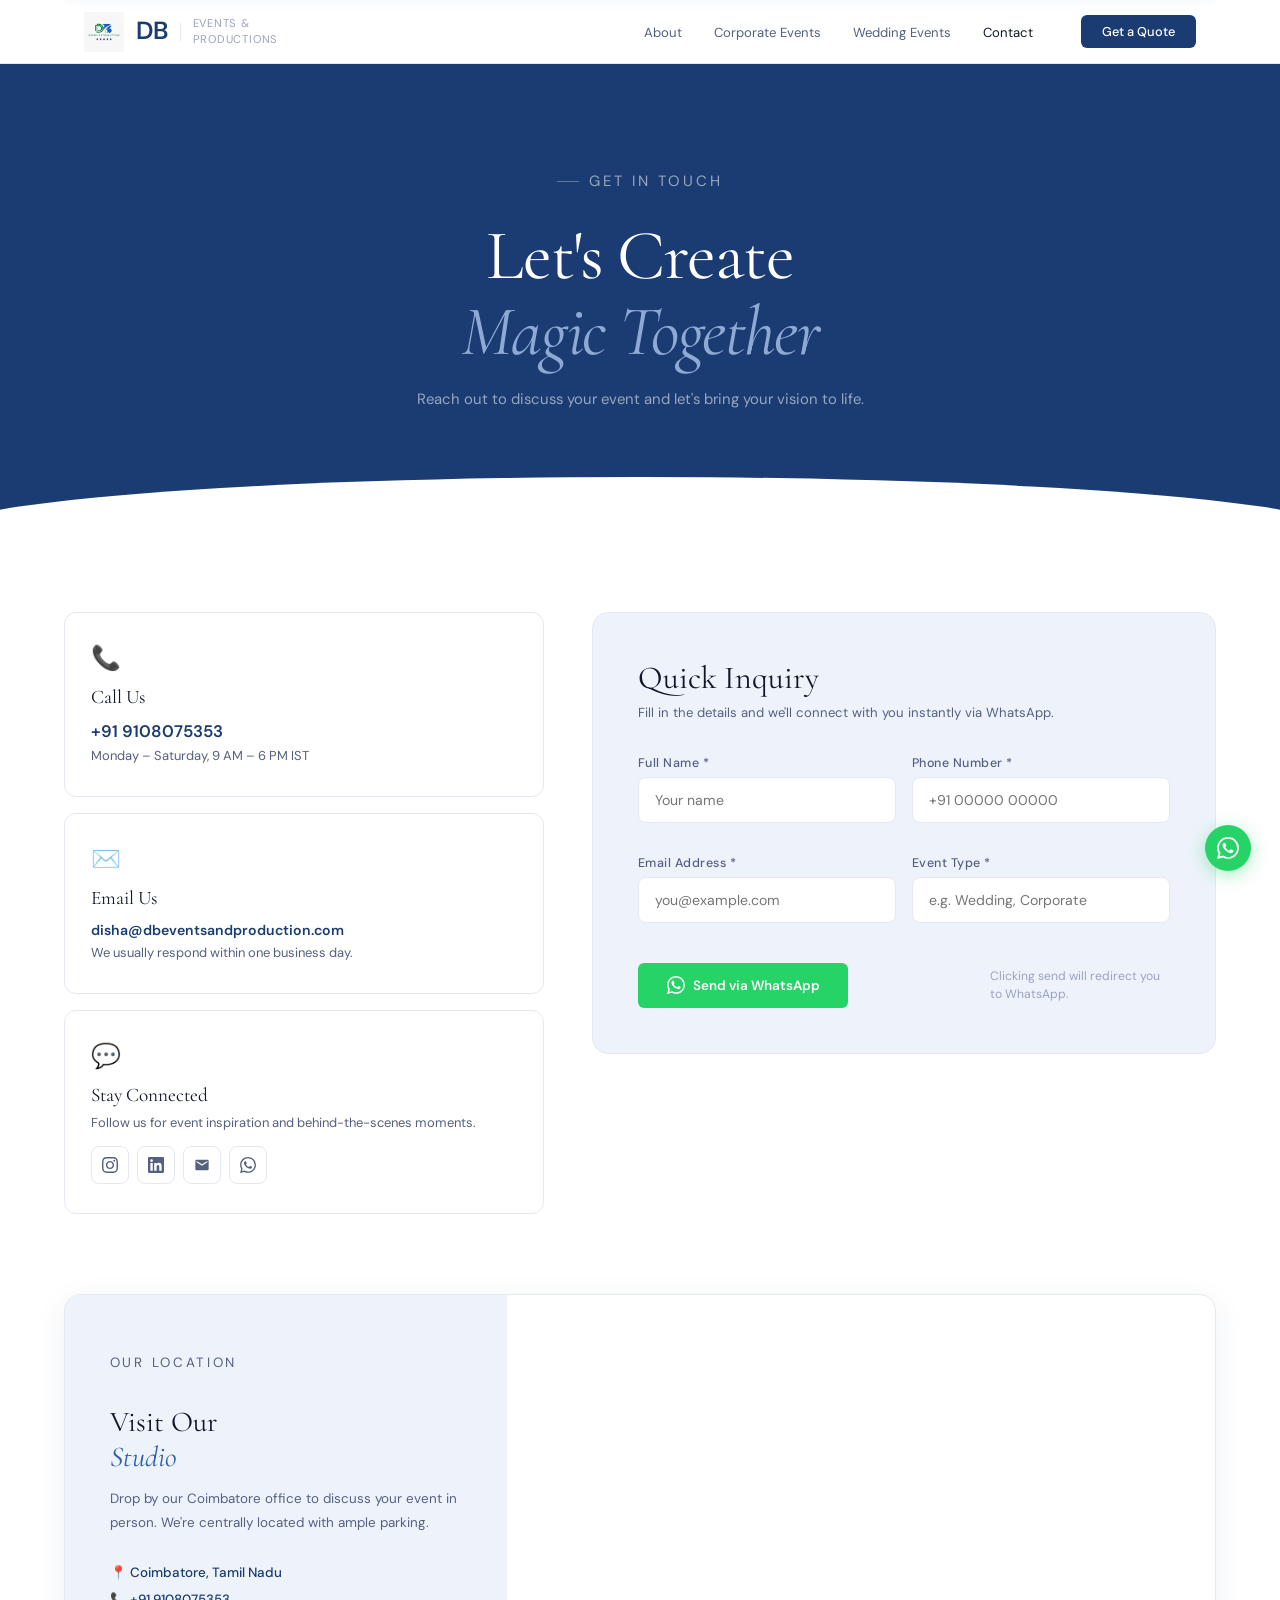
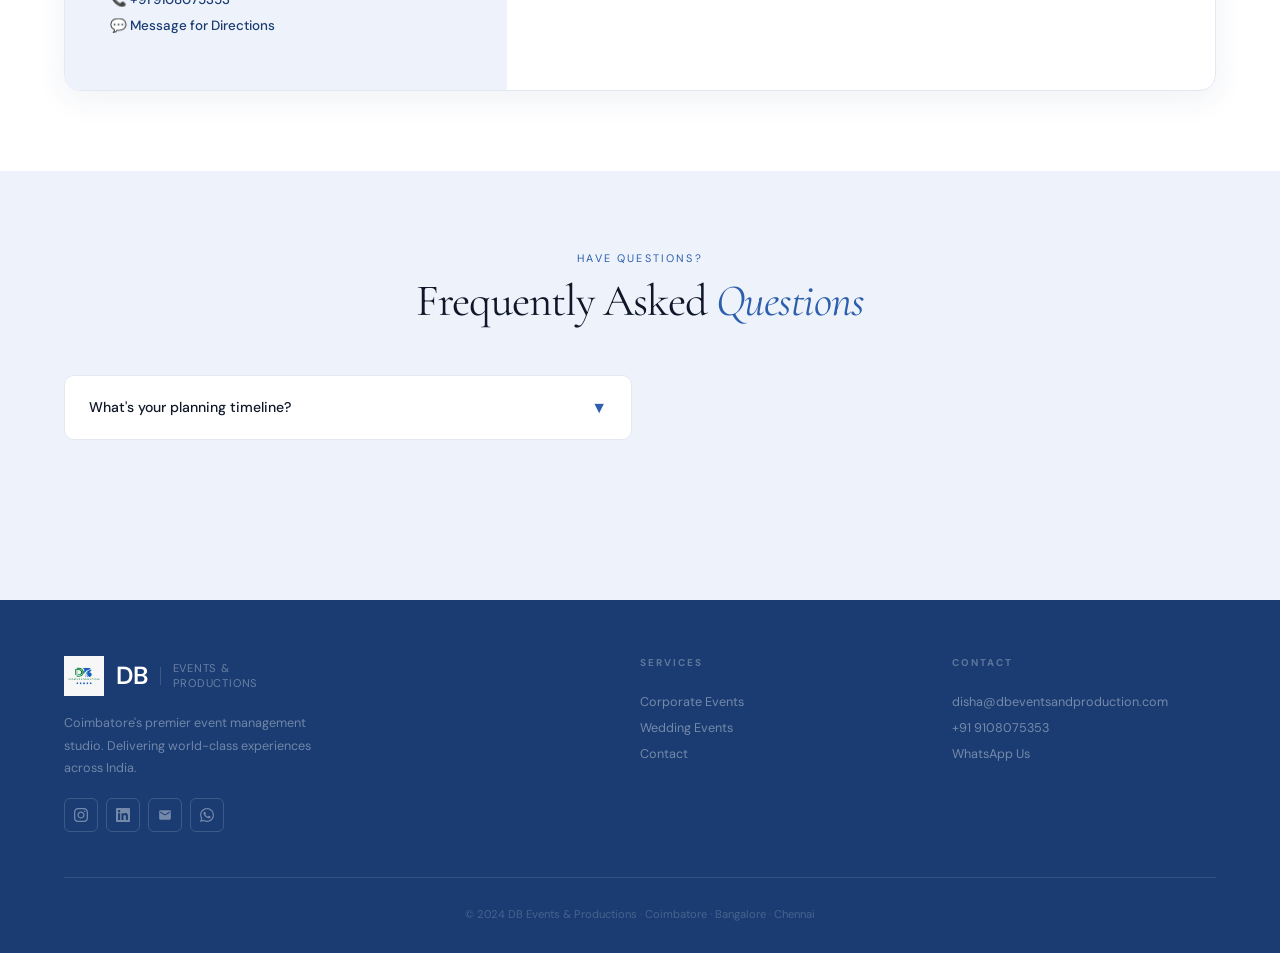
<file: contact.html>
<!DOCTYPE html>
<html lang="en">
<head>
<meta charset="UTF-8"/>
<meta name="viewport" content="width=device-width,initial-scale=1.0"/>
<title>Contact — DB Events & Productions · Coimbatore</title>
<meta name="description" content="Get in touch with DB Events & Productions. Visit our Coimbatore office or contact us via phone, email or WhatsApp."/>
<link rel="preconnect" href="https://fonts.googleapis.com"/>
<link href="https://fonts.googleapis.com/css2?family=DM+Sans:opsz,wght@9..40,300;9..40,400;9..40,500;9..40,600&family=Cormorant+Garamond:ital,wght@0,400;0,600;1,400&display=swap" rel="stylesheet"/>
<style>
*, *::before, *::after { margin: 0; padding: 0; box-sizing: border-box; }
html { scroll-behavior: smooth; }
body {
  background: #fff;
  color: #0f1729;
  font-family: 'DM Sans', sans-serif;
  overflow-x: hidden;
}
a { text-decoration: none; color: inherit; }
img { display: block; max-width: 100%; }

:root {
  --blue:      #1a3c72;
  --blue-mid:  #2d5fad;
  --blue-pale: #eef3fb;
  --ink:       #0f1729;
  --mid:       #556080;
  --light:     #9aa3bc;
  --rule:      #e4e8f0;
}

/* ── NAV ── */
.nav {
  position: fixed; top: 0; left: 0; right: 0; z-index: 100;
  background: rgba(255,255,255,0.97);
  backdrop-filter: blur(14px);
  border-bottom: 1px solid var(--rule);
  height: 64px; display: flex; align-items: center;
  transition: box-shadow 0.3s;
}
.nav.scrolled { box-shadow: 0 2px 20px rgba(0,0,0,0.06); }
.nav-inner {
  width: 100%; max-width: 1240px;
  margin: 0 auto; padding: 0 5%;
  display: flex; align-items: center; gap: 2rem;
}
.logo {
  display: flex; align-items: center; gap: 0.75rem;
  flex-shrink: 0; margin-right: auto;
}
.logo-img { height: 40px; width: auto; object-fit: contain; }
.logo-mark {
  font-family: 'DM Sans', sans-serif;
  font-size: 1.55rem; font-weight: 600;
  color: var(--blue); letter-spacing: -0.03em; line-height: 1;
}
.logo-divider { width: 1px; height: 18px; background: var(--rule); flex-shrink: 0; }
.logo-name {
  font-size: 0.7rem; font-weight: 400;
  letter-spacing: 0.07em; text-transform: uppercase;
  color: var(--light); line-height: 1.35;
}
.nav-links { display: flex; list-style: none; }
.nav-links a { padding: 0 1rem; font-size: 0.82rem; color: var(--mid); transition: color 0.2s; }
.nav-links a:hover, .nav-links a.active { color: var(--ink); }
.nav-cta {
  background: var(--blue); color: #fff;
  padding: 0.5rem 1.3rem; border-radius: 6px;
  font-size: 0.8rem; font-weight: 500;
  transition: background 0.2s; white-space: nowrap;
}
.nav-cta:hover { background: var(--blue-mid); }
.ham {
  display: none; flex-direction: column; gap: 5px;
  background: none; border: 1px solid var(--rule);
  border-radius: 6px; padding: 0.45rem 0.55rem; cursor: pointer;
}
.ham span { display: block; width: 18px; height: 1.5px; background: var(--ink); border-radius: 2px; transition: all 0.3s; }
.ham.open span:nth-child(1) { transform: translateY(6.5px) rotate(45deg); }
.ham.open span:nth-child(2) { opacity: 0; }
.ham.open span:nth-child(3) { transform: translateY(-6.5px) rotate(-45deg); }
.mob-nav {
  position: fixed; top: 64px; left: 0; right: 0;
  background: #fff; border-bottom: 1px solid var(--rule);
  z-index: 99; padding: 1.5rem 5% 2rem;
  transform: translateY(-110%); transition: transform 0.3s ease;
}
.mob-nav.open { transform: translateY(0); }
.mob-nav a { display: block; padding: 0.8rem 0; font-size: 0.9rem; color: var(--mid); border-bottom: 1px solid var(--rule); }
.mob-nav a:last-child { border: none; margin-top: 1rem; background: var(--blue); color: #fff; text-align: center; border-radius: 6px; padding: 0.85rem; }

/* ── HERO ── */
.hero {
  margin-top: 64px;
  background: var(--blue);
  min-height: 52vh;
  display: flex; align-items: center; justify-content: center;
  text-align: center; overflow: hidden;
  position: relative;
}
.hero-content {
  position: relative; z-index: 2;
  max-width: 680px; padding: 5rem 5% 6rem;
}
.hero-eyebrow {
  display: inline-flex; align-items: center; gap: 0.6rem;
  font-size: 0.68rem; letter-spacing: 0.2em; text-transform: uppercase;
  color: rgba(255,255,255,0.45); margin-bottom: 1.4rem;
}
.hero-eyebrow::before { content:''; width: 22px; height: 1px; background: rgba(255,255,255,0.3); }
.hero-content h1 {
  font-family: 'Cormorant Garamond', serif;
  font-size: clamp(2.6rem, 5.5vw, 4.5rem);
  font-weight: 400; color: #fff; line-height: 1.08;
  letter-spacing: -0.02em; margin-bottom: 1rem;
}
.hero-content h1 em { font-style: italic; color: rgba(180,205,245,0.75); }
.hero-content p { font-size: 0.93rem; color: rgba(255,255,255,0.55); line-height: 1.85; }
.hero::after {
  content: '';
  position: absolute; bottom: -1px; left: 0; right: 0;
  height: 56px; background: #fff;
  clip-path: ellipse(55% 100% at 50% 100%);
}

/* ── SHARED ── */
.sec-label { font-size: 0.68rem; letter-spacing: 0.2em; text-transform: uppercase; color: var(--blue-mid); margin-bottom: 0.65rem; }
.sec-title {
  font-family: 'Cormorant Garamond', serif;
  font-size: clamp(1.9rem, 3.5vw, 2.9rem);
  font-weight: 400; letter-spacing: -0.02em; color: var(--ink); line-height: 1.15;
}
.sec-title em { font-style: italic; color: var(--blue-mid); }
.wrap { max-width: 1240px; margin: 0 auto; padding: 0 5%; }

/* ── REVEAL ── */
.reveal { opacity: 0; transform: translateY(24px); transition: opacity 0.65s ease, transform 0.65s ease; }
.reveal.in { opacity: 1; transform: translateY(0); }

/* ── CONTACT GRID ── */
.contact-section { padding: 5rem 5%; }
.contact-grid {
  max-width: 1240px; margin: 0 auto;
  display: grid; grid-template-columns: 1fr 1.3fr; gap: 3rem; align-items: start;
}

/* Info cards */
.info-stack { display: flex; flex-direction: column; gap: 1rem; }
.info-card {
  border: 1px solid var(--rule); border-radius: 12px;
  padding: 1.8rem 1.6rem;
  position: relative; overflow: hidden;
  transition: border-color 0.25s, box-shadow 0.25s, transform 0.25s;
}
.info-card::before {
  content: ''; position: absolute; top: 0; left: 0; right: 0; height: 3px;
  background: var(--blue); transform: scaleX(0); transform-origin: left; transition: transform 0.3s;
}
.info-card:hover { border-color: #c4d3ee; box-shadow: 0 8px 28px rgba(26,60,114,0.08); transform: translateY(-3px); }
.info-card:hover::before { transform: scaleX(1); }
.info-card-icon { font-size: 1.5rem; margin-bottom: 0.75rem; }
.info-card h4 {
  font-family: 'Cormorant Garamond', serif;
  font-size: 1.2rem; font-weight: 400; color: var(--ink); margin-bottom: 0.3rem;
}
.info-card p { font-size: 0.81rem; color: var(--mid); line-height: 1.7; }
.info-card a.big-link {
  display: inline-block; font-size: 1.05rem; font-weight: 600;
  color: var(--blue); margin: 0.4rem 0 0.2rem;
}
.info-card a.big-link:hover { color: var(--blue-mid); }

/* Socials row */
.soc-row { display: flex; gap: 0.5rem; margin-top: 0.8rem; flex-wrap: wrap; }
.soc-btn {
  width: 38px; height: 38px; border-radius: 8px;
  border: 1px solid var(--rule);
  display: flex; align-items: center; justify-content: center;
  color: var(--mid); transition: all 0.2s;
}
.soc-btn svg { width: 16px; height: 16px; fill: currentColor; }
.soc-btn:hover { background: var(--blue); border-color: var(--blue); color: #fff; }

/* ── FORM ── */
.form-card {
  background: var(--blue-pale); border: 1px solid var(--rule);
  border-radius: 16px; padding: 2.8rem;
}
.form-card h3 {
  font-family: 'Cormorant Garamond', serif;
  font-size: 2rem; font-weight: 400; color: var(--ink); margin-bottom: 0.3rem;
}
.form-card .sub { font-size: 0.82rem; color: var(--mid); margin-bottom: 2rem; line-height: 1.6; }
.form-row { display: grid; grid-template-columns: 1fr 1fr; gap: 1rem; margin-bottom: 1rem; }
.form-group { display: flex; flex-direction: column; gap: 0.4rem; margin-bottom: 1rem; }
.form-group label { font-size: 0.78rem; font-weight: 500; color: var(--mid); letter-spacing: 0.04em; }
.form-group input, .form-group select {
  padding: 0.8rem 1rem; border: 1px solid var(--rule); border-radius: 8px;
  font-family: 'DM Sans', sans-serif; font-size: 0.88rem; color: var(--ink);
  background: #fff; transition: border-color 0.2s, box-shadow 0.2s;
  appearance: none;
}
.form-group input:focus, .form-group select:focus {
  outline: none; border-color: var(--blue-mid);
  box-shadow: 0 0 0 3px rgba(45,95,173,0.1);
}
.form-submit {
  display: flex; align-items: center; justify-content: space-between;
  gap: 1rem; margin-top: 1.5rem; flex-wrap: wrap;
}
.btn-wa {
  display: inline-flex; align-items: center; gap: 0.5rem;
  background: #25D366; color: #fff;
  padding: 0.85rem 1.8rem; border-radius: 6px;
  font-size: 0.84rem; font-weight: 600; border: none; cursor: pointer;
  transition: background 0.2s, transform 0.2s; font-family: 'DM Sans', sans-serif;
}
.btn-wa:hover { background: #1ebd5a; transform: translateY(-1px); }
.btn-wa svg { width: 18px; height: 18px; fill: currentColor; }
.form-note { font-size: 0.76rem; color: var(--light); max-width: 180px; line-height: 1.5; }

/* ── MAP SECTION ── */
.map-section { padding: 0 5% 5rem; }
.map-wrap {
  max-width: 1240px; margin: 0 auto;
  display: grid; grid-template-columns: 1fr 1.6fr; gap: 0;
  border: 1px solid var(--rule); border-radius: 16px; overflow: hidden;
  box-shadow: 0 8px 32px rgba(26,60,114,0.07);
}
.map-info {
  padding: 3.5rem 2.8rem;
  background: var(--blue-pale);
  display: flex; flex-direction: column; justify-content: center;
}
.map-info h3 {
  font-family: 'Cormorant Garamond', serif;
  font-size: 1.8rem; font-weight: 400; color: var(--ink); margin-bottom: 0.8rem;
}
.map-info p { font-size: 0.84rem; color: var(--mid); line-height: 1.8; margin-bottom: 1.8rem; }
.map-links { display: flex; flex-direction: column; gap: 0.6rem; }
.map-links a { font-size: 0.84rem; font-weight: 500; color: var(--blue); transition: color 0.2s; }
.map-links a:hover { color: var(--blue-mid); }
.map-frame iframe { width: 100%; height: 100%; min-height: 380px; border: none; display: block; }

/* ── FAQ ── */
.faq-section { background: var(--blue-pale); padding: 5rem 5%; }
.faq-inner { max-width: 1240px; margin: 0 auto; }
.faq-header { text-align: center; margin-bottom: 3rem; }
.faq-grid { display: grid; grid-template-columns: 1fr 1fr; gap: 1rem; }
.faq-item {
  background: #fff; border: 1px solid var(--rule); border-radius: 10px; overflow: hidden;
}
.faq-q {
  padding: 1.3rem 1.5rem; cursor: pointer;
  display: flex; justify-content: space-between; align-items: center;
  transition: background 0.2s; user-select: none;
}
.faq-q:hover { background: var(--blue-pale); }
.faq-q h5 { font-size: 0.88rem; font-weight: 500; color: var(--ink); line-height: 1.4; }
.faq-icon { color: var(--blue-mid); font-size: 1rem; transition: transform 0.3s; flex-shrink: 0; margin-left: 1rem; }
.faq-item.open .faq-icon { transform: rotate(180deg); }
.faq-a { max-height: 0; overflow: hidden; transition: max-height 0.35s ease; }
.faq-item.open .faq-a { max-height: 200px; }
.faq-a p { padding: 1rem 1.5rem 1.5rem; font-size: 0.81rem; color: var(--mid); line-height: 1.75; border-top: 1px solid var(--rule); }

/* ── FOOTER ── */
footer { background: var(--blue); padding: 3.5rem 5% 2rem; }
.foot-inner {
  max-width: 1240px; margin: 0 auto;
  display: grid; grid-template-columns: 2fr 1fr 1fr;
  gap: 3rem; margin-bottom: 2.8rem;
}
.foot-logo { display: flex; align-items: center; gap: 0.75rem; margin-bottom: 1rem; }
.foot-logo .logo-mark { color: #fff; }
.foot-logo .logo-divider { background: rgba(255,255,255,0.15); }
.foot-logo .logo-name { color: rgba(255,255,255,0.35); }
.foot-brand p { font-size: 0.79rem; color: rgba(255,255,255,0.38); line-height: 1.75; max-width: 260px; }
.foot-socials { display: flex; gap: 0.5rem; margin-top: 1.2rem; }
.soc {
  width: 34px; height: 34px; border-radius: 6px;
  border: 1px solid rgba(255,255,255,0.15);
  display: flex; align-items: center; justify-content: center;
  color: rgba(255,255,255,0.4); transition: all 0.2s;
}
.soc svg { width: 14px; height: 14px; fill: currentColor; }
.soc:hover { border-color: rgba(255,255,255,0.4); color: #fff; }
.foot-col h6 { font-size: 0.62rem; letter-spacing: 0.2em; text-transform: uppercase; color: rgba(255,255,255,0.3); margin-bottom: 1.2rem; }
.foot-col a { display: block; font-size: 0.79rem; color: rgba(255,255,255,0.4); padding: 0.28rem 0; transition: color 0.2s; }
.foot-col a:hover { color: #fff; }
.foot-bottom { border-top: 1px solid rgba(255,255,255,0.1); padding-top: 1.8rem; text-align: center; font-size: 0.7rem; color: rgba(255,255,255,0.2); max-width: 1240px; margin: 0 auto; }

/* ── WA FLOAT ── */
.wa-float {
  position: fixed; bottom: 1.8rem; right: 1.8rem; z-index: 200;
  width: 46px; height: 46px; border-radius: 50%;
  background: #25D366; display: flex; align-items: center; justify-content: center;
  box-shadow: 0 4px 18px rgba(37,211,102,0.4); transition: transform 0.3s;
}
.wa-float:hover { transform: scale(1.1); }
.wa-float svg { width: 22px; height: 22px; fill: #fff; }

/* ── RESPONSIVE ── */
@media (max-width: 900px) {
  .nav-links, .nav-cta { display: none; }
  .ham { display: flex; }
  .contact-grid { grid-template-columns: 1fr; }
  .map-wrap { grid-template-columns: 1fr; }
  .map-frame iframe { min-height: 280px; }
  .faq-grid { grid-template-columns: 1fr; }
  .foot-inner { grid-template-columns: 1fr; gap: 2rem; }
}
@media (max-width: 560px) {
  .form-row { grid-template-columns: 1fr; }
  .form-card { padding: 1.8rem; }
  .map-info { padding: 2rem; }
  .form-submit { flex-direction: column; }
  .btn-wa { width: 100%; justify-content: center; }
}
</style>
</head>
<body>

<!-- NAV -->
<nav class="nav" id="nav">
  <div class="nav-inner">
    <a href="index.html" class="logo">
      <img src="logo.jpg" alt="DB Events" class="logo-img" onerror="this.style.display='none'"/>
      <span class="logo-mark">DB</span>
      <span class="logo-divider"></span>
      <span class="logo-name">Events &amp;<br/>Productions</span>
    </a>
    <ul class="nav-links">
      <li><a href="about.html">About</a></li>
      <li><a href="corporate.html">Corporate Events</a></li>
      <li><a href="wedding.html">Wedding Events</a></li>
      <li><a href="contact.html" class="active">Contact</a></li>
    </ul>
    <a href="contact.html" class="nav-cta">Get a Quote</a>
    <button class="ham" id="ham"><span></span><span></span><span></span></button>
  </div>
</nav>

<div class="mob-nav" id="mobNav">
  <a href="about.html">About</a>
  <a href="corporate.html">Corporate Events</a>
  <a href="wedding.html">Wedding Events</a>
  <a href="contact.html">Contact</a>
</div>

<!-- HERO -->
<section class="hero">
  <div class="hero-content">
    <p class="hero-eyebrow">Get in Touch</p>
    <h1>Let's Create<br/><em>Magic Together</em></h1>
    <p>Reach out to discuss your event and let's bring your vision to life.</p>
  </div>
</section>

<!-- CONTACT GRID -->
<section class="contact-section">
  <div class="contact-grid">

    <!-- LEFT: info cards -->
    <div class="info-stack">

      <div class="info-card reveal">
        <div class="info-card-icon">📞</div>
        <h4>Call Us</h4>
        <a href="tel:+919108075353" class="big-link">+91 9108075353</a>
        <p>Monday – Saturday, 9 AM – 6 PM IST</p>
      </div>

      <div class="info-card reveal">
        <div class="info-card-icon">✉️</div>
        <h4>Email Us</h4>
        <a href="mailto:disha@dbeventsandproduction.com" class="big-link" style="font-size:0.88rem;">disha@dbeventsandproduction.com</a>
        <p>We usually respond within one business day.</p>
      </div>

      <div class="info-card reveal">
        <div class="info-card-icon">💬</div>
        <h4>Stay Connected</h4>
        <p>Follow us for event inspiration and behind-the-scenes moments.</p>
        <div class="soc-row">
          <a href="https://www.instagram.com/dbeventsandproductions/" target="_blank" class="soc-btn" title="Instagram">
            <svg viewBox="0 0 24 24"><path d="M12 2.163c3.204 0 3.584.012 4.85.07 3.252.148 4.771 1.691 4.919 4.919.058 1.265.069 1.645.069 4.849 0 3.205-.012 3.584-.069 4.849-.149 3.225-1.664 4.771-4.919 4.919-1.266.058-1.644.07-4.85.07-3.204 0-3.584-.012-4.849-.07-3.26-.149-4.771-1.699-4.919-4.92-.058-1.265-.07-1.644-.07-4.849 0-3.204.013-3.583.07-4.849.149-3.227 1.664-4.771 4.919-4.919 1.266-.057 1.645-.069 4.849-.069zm0-2.163c-3.259 0-3.667.014-4.947.072-4.358.2-6.78 2.618-6.98 6.98-.059 1.281-.073 1.689-.073 4.948 0 3.259.014 3.668.072 4.948.2 4.358 2.618 6.78 6.98 6.98 1.281.058 1.689.072 4.948.072 3.259 0 3.668-.014 4.948-.072 4.354-.2 6.782-2.618 6.979-6.98.059-1.28.073-1.689.073-4.948 0-3.259-.014-3.667-.072-4.947-.196-4.354-2.617-6.78-6.979-6.98-1.281-.059-1.69-.073-4.949-.073zm0 5.838c-3.403 0-6.162 2.759-6.162 6.162s2.759 6.163 6.162 6.163 6.162-2.759 6.162-6.163c0-3.403-2.759-6.162-6.162-6.162zm0 10.162c-2.209 0-4-1.79-4-4 0-2.209 1.791-4 4-4s4 1.791 4 4c0 2.21-1.791 4-4 4zm6.406-11.845c-.796 0-1.441.645-1.441 1.44s.645 1.44 1.441 1.44c.795 0 1.439-.645 1.439-1.44s-.644-1.44-1.439-1.44z"/></svg>
          </a>
          <a href="https://www.linkedin.com/company/db-eventsandproductions/" target="_blank" class="soc-btn" title="LinkedIn">
            <svg viewBox="0 0 24 24"><path d="M20.447 20.452h-3.554v-5.569c0-1.328-.027-3.037-1.852-3.037-1.853 0-2.136 1.445-2.136 2.939v5.667H9.351V9h3.414v1.561h.046c.477-.9 1.637-1.85 3.37-1.85 3.601 0 4.267 2.37 4.267 5.455v6.286zM5.337 7.433c-1.144 0-2.063-.926-2.063-2.065 0-1.138.92-2.063 2.063-2.063 1.14 0 2.064.925 2.064 2.063 0 1.139-.925 2.065-2.064 2.065zm1.782 13.019H3.555V9h3.564v11.452zM22.225 0H1.771C.792 0 0 .774 0 1.729v20.542C0 23.227.792 24 1.771 24h20.451C23.2 24 24 23.227 24 22.271V1.729C24 .774 23.2 0 22.222 0h.003z"/></svg>
          </a>
          <a href="mailto:disha@dbeventsandproduction.com" class="soc-btn" title="Email">
            <svg viewBox="0 0 24 24"><path d="M20 4H4c-1.1 0-2 .9-2 2v12c0 1.1.9 2 2 2h16c1.1 0 2-.9 2-2V6c0-1.1-.9-2-2-2zm0 4l-8 5-8-5V6l8 5 8-5v2z"/></svg>
          </a>
          <a href="https://wa.me/919108075353" target="_blank" class="soc-btn" title="WhatsApp">
            <svg viewBox="0 0 24 24"><path d="M17.472 14.382c-.297-.149-1.758-.867-2.03-.967-.273-.099-.471-.148-.67.15-.197.297-.767.966-.94 1.164-.173.199-.347.223-.644.075-.297-.15-1.255-.463-2.39-1.475-.883-.788-1.48-1.761-1.653-2.059-.173-.297-.018-.458.13-.606.134-.133.298-.347.446-.52.149-.174.198-.298.298-.497.099-.198.05-.371-.025-.52-.075-.149-.669-1.612-.916-2.207-.242-.579-.487-.5-.669-.51-.173-.008-.371-.01-.57-.01-.198 0-.52.074-.792.372-.272.297-1.04 1.016-1.04 2.479 0 1.462 1.065 2.875 1.213 3.074.149.198 2.096 3.2 5.077 4.487.709.306 1.262.489 1.694.625.712.227 1.36.195 1.871.118.571-.085 1.758-.719 2.006-1.413.248-.694.248-1.289.173-1.413-.074-.124-.272-.198-.57-.347m-5.421 7.403h-.004a9.87 9.87 0 01-5.031-1.378l-.361-.214-3.741.982.998-3.648-.235-.374a9.86 9.86 0 01-1.51-5.26c.001-5.45 4.436-9.884 9.888-9.884 2.64 0 5.122 1.03 6.988 2.898a9.825 9.825 0 012.893 6.994c-.003 5.45-4.437 9.884-9.885 9.884m8.413-18.297A11.815 11.815 0 0012.05 0C5.495 0 .16 5.335.157 11.892c0 2.096.547 4.142 1.588 5.945L.057 24l6.305-1.654a11.882 11.882 0 005.683 1.448h.005c6.554 0 11.89-5.335 11.893-11.893a11.821 11.821 0 00-3.48-8.413z"/></svg>
          </a>
        </div>
      </div>

    </div><!-- /info-stack -->

    <!-- RIGHT: form -->
    <div class="form-card reveal">
      <h3>Quick Inquiry</h3>
      <p class="sub">Fill in the details and we'll connect with you instantly via WhatsApp.</p>

      <form id="waForm">
        <div class="form-row">
          <div class="form-group">
            <label for="waName">Full Name *</label>
            <input type="text" id="waName" required placeholder="Your name"/>
          </div>
          <div class="form-group">
            <label for="waPhone">Phone Number *</label>
            <input type="tel" id="waPhone" required placeholder="+91 00000 00000"/>
          </div>
        </div>
        <div class="form-row">
          <div class="form-group">
            <label for="waEmail">Email Address *</label>
            <input type="email" id="waEmail" required placeholder="you@example.com"/>
          </div>
          <div class="form-group">
            <label for="waEvent">Event Type *</label>
            <input type="text" id="waEvent" required placeholder="e.g. Wedding, Corporate"/>
          </div>
        </div>
        <div class="form-submit">
          <button type="submit" class="btn-wa">
            <svg viewBox="0 0 24 24"><path d="M17.472 14.382c-.297-.149-1.758-.867-2.03-.967-.273-.099-.471-.148-.67.15-.197.297-.767.966-.94 1.164-.173.199-.347.223-.644.075-.297-.15-1.255-.463-2.39-1.475-.883-.788-1.48-1.761-1.653-2.059-.173-.297-.018-.458.13-.606.134-.133.298-.347.446-.52.149-.174.198-.298.298-.497.099-.198.05-.371-.025-.52-.075-.149-.669-1.612-.916-2.207-.242-.579-.487-.5-.669-.51-.173-.008-.371-.01-.57-.01-.198 0-.52.074-.792.372-.272.297-1.04 1.016-1.04 2.479 0 1.462 1.065 2.875 1.213 3.074.149.198 2.096 3.2 5.077 4.487.709.306 1.262.489 1.694.625.712.227 1.36.195 1.871.118.571-.085 1.758-.719 2.006-1.413.248-.694.248-1.289.173-1.413-.074-.124-.272-.198-.57-.347m-5.421 7.403h-.004a9.87 9.87 0 01-5.031-1.378l-.361-.214-3.741.982.998-3.648-.235-.374a9.86 9.86 0 01-1.51-5.26c.001-5.45 4.436-9.884 9.888-9.884 2.64 0 5.122 1.03 6.988 2.898a9.825 9.825 0 012.893 6.994c-.003 5.45-4.437 9.884-9.885 9.884m8.413-18.297A11.815 11.815 0 0012.05 0C5.495 0 .16 5.335.157 11.892c0 2.096.547 4.142 1.588 5.945L.057 24l6.305-1.654a11.882 11.882 0 005.683 1.448h.005c6.554 0 11.89-5.335 11.893-11.893a11.821 11.821 0 00-3.48-8.413z"/></svg>
            Send via WhatsApp
          </button>
          <span class="form-note">Clicking send will redirect you to WhatsApp.</span>
        </div>
      </form>
    </div>

  </div>
</section>

<!-- MAP -->
<section class="map-section">
  <div class="map-wrap reveal">
    <div class="map-info">
      <p class="sec-label">Our Location</p>
      <h3>Visit Our<br/><em style="font-family:'Cormorant Garamond',serif;font-style:italic;color:var(--blue-mid);">Studio</em></h3>
      <p>Drop by our Coimbatore office to discuss your event in person. We're centrally located with ample parking.</p>
      <div class="map-links">
        <a href="https://maps.google.com" target="_blank">📍 Coimbatore, Tamil Nadu</a>
        <a href="tel:+919108075353">📞 +91 9108075353</a>
        <a href="https://wa.me/919108075353" target="_blank">💬 Message for Directions</a>
      </div>
    </div>
    <div class="map-frame">
      <iframe
        src="https://www.google.com/maps/embed?pb=!1m18!1m12!1m3!1d125322.44173111005!2d76.89719543160754!3d11.014126297395024!2m3!1f0!2f0!3f0!3m2!1i1024!2i768!4f13.1!3m3!1m2!1s0x3ba859af2f971cb5%3A0x2fc1c81e183ed282!2sCoimbatore%2C%20Tamil%20Nadu!5e0!3m2!1sen!2sin!4v1716491234567!5m2!1sen!2sin"
        allowfullscreen="" loading="lazy" referrerpolicy="no-referrer-when-downgrade">
      </iframe>
    </div>
  </div>
</section>

<!-- FAQ -->
<section class="faq-section">
  <div class="faq-inner">
    <div class="faq-header reveal">
      <p class="sec-label">Have Questions?</p>
      <h2 class="sec-title">Frequently Asked <em>Questions</em></h2>
    </div>
    <div class="faq-grid">
      <div class="faq-item reveal">
        <div class="faq-q">
          <h5>What's your planning timeline?</h5>
          <span class="faq-icon">▼</span>
        </div>
        <div class="faq-a"><p>We recommend 3–6 months for weddings and 1–3 months for corporate events. We can also accommodate rush requests — reach out to discuss.</p></div>
      </div>
      <div class="faq-item reveal">
        <div class="faq-q">
          <h5>Do you handle events outside Coimbatore?</h5>
          <span class="faq-icon">▼</span>
        </div>
        <div class="faq-a"><p>Yes — we've executed events across Tamil Nadu, Bangalore, Chennai and beyond. Destination events are our specialty.</p></div>
      </div>
      <div class="faq-item reveal">
        <div class="faq-q">
          <h5>What does your end-to-end service include?</h5>
          <span class="faq-icon">▼</span>
        </div>
        <div class="faq-a"><p>Planning, decor, vendor coordination, logistics, hospitality, entertainment, production and on-ground execution. One team — everything covered.</p></div>
      </div>
      <div class="faq-item reveal">
        <div class="faq-q">
          <h5>How is pricing determined?</h5>
          <span class="faq-icon">▼</span>
        </div>
        <div class="faq-a"><p>Every event is unique. After understanding your vision and requirements we provide a detailed proposal with transparent pricing and flexible packages.</p></div>
      </div>
    </div>
  </div>
</section>

<!-- FOOTER -->
<footer>
  <div class="foot-inner">
    <div class="foot-brand">
      <div class="foot-logo">
        <img src="logo.jpg" alt="DB Events" class="logo-img" onerror="this.style.display='none'"/>
        <span class="logo-mark">DB</span>
        <span class="logo-divider"></span>
        <span class="logo-name">Events &amp;<br/>Productions</span>
      </div>
      <p>Coimbatore's premier event management studio. Delivering world-class experiences across India.</p>
      <div class="foot-socials">
        <a href="https://www.instagram.com/dbeventsandproductions/" target="_blank" class="soc">
          <svg viewBox="0 0 24 24"><path d="M12 2.163c3.204 0 3.584.012 4.85.07 3.252.148 4.771 1.691 4.919 4.919.058 1.265.069 1.645.069 4.849 0 3.205-.012 3.584-.069 4.849-.149 3.225-1.664 4.771-4.919 4.919-1.266.058-1.644.07-4.85.07-3.204 0-3.584-.012-4.849-.07-3.26-.149-4.771-1.699-4.919-4.92-.058-1.265-.07-1.644-.07-4.849 0-3.204.013-3.583.07-4.849.149-3.227 1.664-4.771 4.919-4.919 1.266-.057 1.645-.069 4.849-.069zm0-2.163c-3.259 0-3.667.014-4.947.072-4.358.2-6.78 2.618-6.98 6.98-.059 1.281-.073 1.689-.073 4.948 0 3.259.014 3.668.072 4.948.2 4.358 2.618 6.78 6.98 6.98 1.281.058 1.689.072 4.948.072 3.259 0 3.668-.014 4.948-.072 4.354-.2 6.782-2.618 6.979-6.98.059-1.28.073-1.689.073-4.948 0-3.259-.014-3.667-.072-4.947-.196-4.354-2.617-6.78-6.979-6.98-1.281-.059-1.69-.073-4.949-.073zm0 5.838c-3.403 0-6.162 2.759-6.162 6.162s2.759 6.163 6.162 6.163 6.162-2.759 6.162-6.163c0-3.403-2.759-6.162-6.162-6.162zm0 10.162c-2.209 0-4-1.79-4-4 0-2.209 1.791-4 4-4s4 1.791 4 4c0 2.21-1.791 4-4 4zm6.406-11.845c-.796 0-1.441.645-1.441 1.44s.645 1.44 1.441 1.44c.795 0 1.439-.645 1.439-1.44s-.644-1.44-1.439-1.44z"/></svg>
        </a>
        <a href="https://www.linkedin.com/company/db-eventsandproductions/" target="_blank" class="soc">
          <svg viewBox="0 0 24 24"><path d="M20.447 20.452h-3.554v-5.569c0-1.328-.027-3.037-1.852-3.037-1.853 0-2.136 1.445-2.136 2.939v5.667H9.351V9h3.414v1.561h.046c.477-.9 1.637-1.85 3.37-1.85 3.601 0 4.267 2.37 4.267 5.455v6.286zM5.337 7.433c-1.144 0-2.063-.926-2.063-2.065 0-1.138.92-2.063 2.063-2.063 1.14 0 2.064.925 2.064 2.063 0 1.139-.925 2.065-2.064 2.065zm1.782 13.019H3.555V9h3.564v11.452zM22.225 0H1.771C.792 0 0 .774 0 1.729v20.542C0 23.227.792 24 1.771 24h20.451C23.2 24 24 23.227 24 22.271V1.729C24 .774 23.2 0 22.222 0h.003z"/></svg>
        </a>
        <a href="mailto:disha@dbeventsandproduction.com" class="soc">
          <svg viewBox="0 0 24 24"><path d="M20 4H4c-1.1 0-2 .9-2 2v12c0 1.1.9 2 2 2h16c1.1 0 2-.9 2-2V6c0-1.1-.9-2-2-2zm0 4l-8 5-8-5V6l8 5 8-5v2z"/></svg>
        </a>
        <a href="https://wa.me/919108075353" target="_blank" class="soc">
          <svg viewBox="0 0 24 24"><path d="M17.472 14.382c-.297-.149-1.758-.867-2.03-.967-.273-.099-.471-.148-.67.15-.197.297-.767.966-.94 1.164-.173.199-.347.223-.644.075-.297-.15-1.255-.463-2.39-1.475-.883-.788-1.48-1.761-1.653-2.059-.173-.297-.018-.458.13-.606.134-.133.298-.347.446-.52.149-.174.198-.298.298-.497.099-.198.05-.371-.025-.52-.075-.149-.669-1.612-.916-2.207-.242-.579-.487-.5-.669-.51-.173-.008-.371-.01-.57-.01-.198 0-.52.074-.792.372-.272.297-1.04 1.016-1.04 2.479 0 1.462 1.065 2.875 1.213 3.074.149.198 2.096 3.2 5.077 4.487.709.306 1.262.489 1.694.625.712.227 1.36.195 1.871.118.571-.085 1.758-.719 2.006-1.413.248-.694.248-1.289.173-1.413-.074-.124-.272-.198-.57-.347m-5.421 7.403h-.004a9.87 9.87 0 01-5.031-1.378l-.361-.214-3.741.982.998-3.648-.235-.374a9.86 9.86 0 01-1.51-5.26c.001-5.45 4.436-9.884 9.888-9.884 2.64 0 5.122 1.03 6.988 2.898a9.825 9.825 0 012.893 6.994c-.003 5.45-4.437 9.884-9.885 9.884m8.413-18.297A11.815 11.815 0 0012.05 0C5.495 0 .16 5.335.157 11.892c0 2.096.547 4.142 1.588 5.945L.057 24l6.305-1.654a11.882 11.882 0 005.683 1.448h.005c6.554 0 11.89-5.335 11.893-11.893a11.821 11.821 0 00-3.48-8.413z"/></svg>
        </a>
      </div>
    </div>
    <div class="foot-col">
      <h6>Services</h6>
      <a href="corporate.html">Corporate Events</a>
      <a href="wedding.html">Wedding Events</a>
      <a href="contact.html">Contact</a>
    </div>
    <div class="foot-col">
      <h6>Contact</h6>
      <a href="mailto:disha@dbeventsandproduction.com">disha@dbeventsandproduction.com</a>
      <a href="tel:+919108075353">+91 9108075353</a>
      <a href="https://wa.me/919108075353" target="_blank">WhatsApp Us</a>
    </div>
  </div>
  <div class="foot-bottom">© 2024 DB Events &amp; Productions · Coimbatore · Bangalore · Chennai</div>
</footer>

<a href="https://wa.me/919108075353" class="wa-float" target="_blank">
  <svg viewBox="0 0 24 24"><path d="M17.472 14.382c-.297-.149-1.758-.867-2.03-.967-.273-.099-.471-.148-.67.15-.197.297-.767.966-.94 1.164-.173.199-.347.223-.644.075-.297-.15-1.255-.463-2.39-1.475-.883-.788-1.48-1.761-1.653-2.059-.173-.297-.018-.458.13-.606.134-.133.298-.347.446-.52.149-.174.198-.298.298-.497.099-.198.05-.371-.025-.52-.075-.149-.669-1.612-.916-2.207-.242-.579-.487-.5-.669-.51-.173-.008-.371-.01-.57-.01-.198 0-.52.074-.792.372-.272.297-1.04 1.016-1.04 2.479 0 1.462 1.065 2.875 1.213 3.074.149.198 2.096 3.2 5.077 4.487.709.306 1.262.489 1.694.625.712.227 1.36.195 1.871.118.571-.085 1.758-.719 2.006-1.413.248-.694.248-1.289.173-1.413-.074-.124-.272-.198-.57-.347m-5.421 7.403h-.004a9.87 9.87 0 01-5.031-1.378l-.361-.214-3.741.982.998-3.648-.235-.374a9.86 9.86 0 01-1.51-5.26c.001-5.45 4.436-9.884 9.888-9.884 2.64 0 5.122 1.03 6.988 2.898a9.825 9.825 0 012.893 6.994c-.003 5.45-4.437 9.884-9.885 9.884m8.413-18.297A11.815 11.815 0 0012.05 0C5.495 0 .16 5.335.157 11.892c0 2.096.547 4.142 1.588 5.945L.057 24l6.305-1.654a11.882 11.882 0 005.683 1.448h.005c6.554 0 11.89-5.335 11.893-11.893a11.821 11.821 0 00-3.48-8.413z"/></svg>
</a>

<script>
// NAV
const ham = document.getElementById('ham');
const mob = document.getElementById('mobNav');
let navOpen = false;
ham.addEventListener('click', () => {
  navOpen = !navOpen;
  ham.classList.toggle('open', navOpen);
  mob.classList.toggle('open', navOpen);
});
mob.querySelectorAll('a').forEach(a => a.addEventListener('click', () => {
  navOpen = false; ham.classList.remove('open'); mob.classList.remove('open');
}));
window.addEventListener('scroll', () => {
  document.getElementById('nav').classList.toggle('scrolled', window.scrollY > 20);
}, { passive: true });

// REVEAL
const obs = new IntersectionObserver((entries) => {
  entries.forEach((e, i) => {
    if (e.isIntersecting) setTimeout(() => e.target.classList.add('in'), i * 80);
  });
}, { threshold: 0.1, rootMargin: '0px 0px -30px 0px' });
document.querySelectorAll('.reveal').forEach(el => obs.observe(el));

// FAQ
document.querySelectorAll('.faq-q').forEach(q => {
  q.addEventListener('click', () => q.closest('.faq-item').classList.toggle('open'));
});

// WHATSAPP FORM
document.getElementById('waForm').addEventListener('submit', function(e) {
  e.preventDefault();
  const name  = document.getElementById('waName').value;
  const phone = document.getElementById('waPhone').value;
  const email = document.getElementById('waEmail').value;
  const event = document.getElementById('waEvent').value;
  const msg = encodeURIComponent(
    'Hello DB Events!\n\n*Name:* ' + name +
    '\n*Phone:* ' + phone +
    '\n*Email:* ' + email +
    '\n*Event Type:* ' + event
  );
  window.open('https://wa.me/919108075353?text=' + msg, '_blank');
});
</script>
</body>
</html>
</file>
